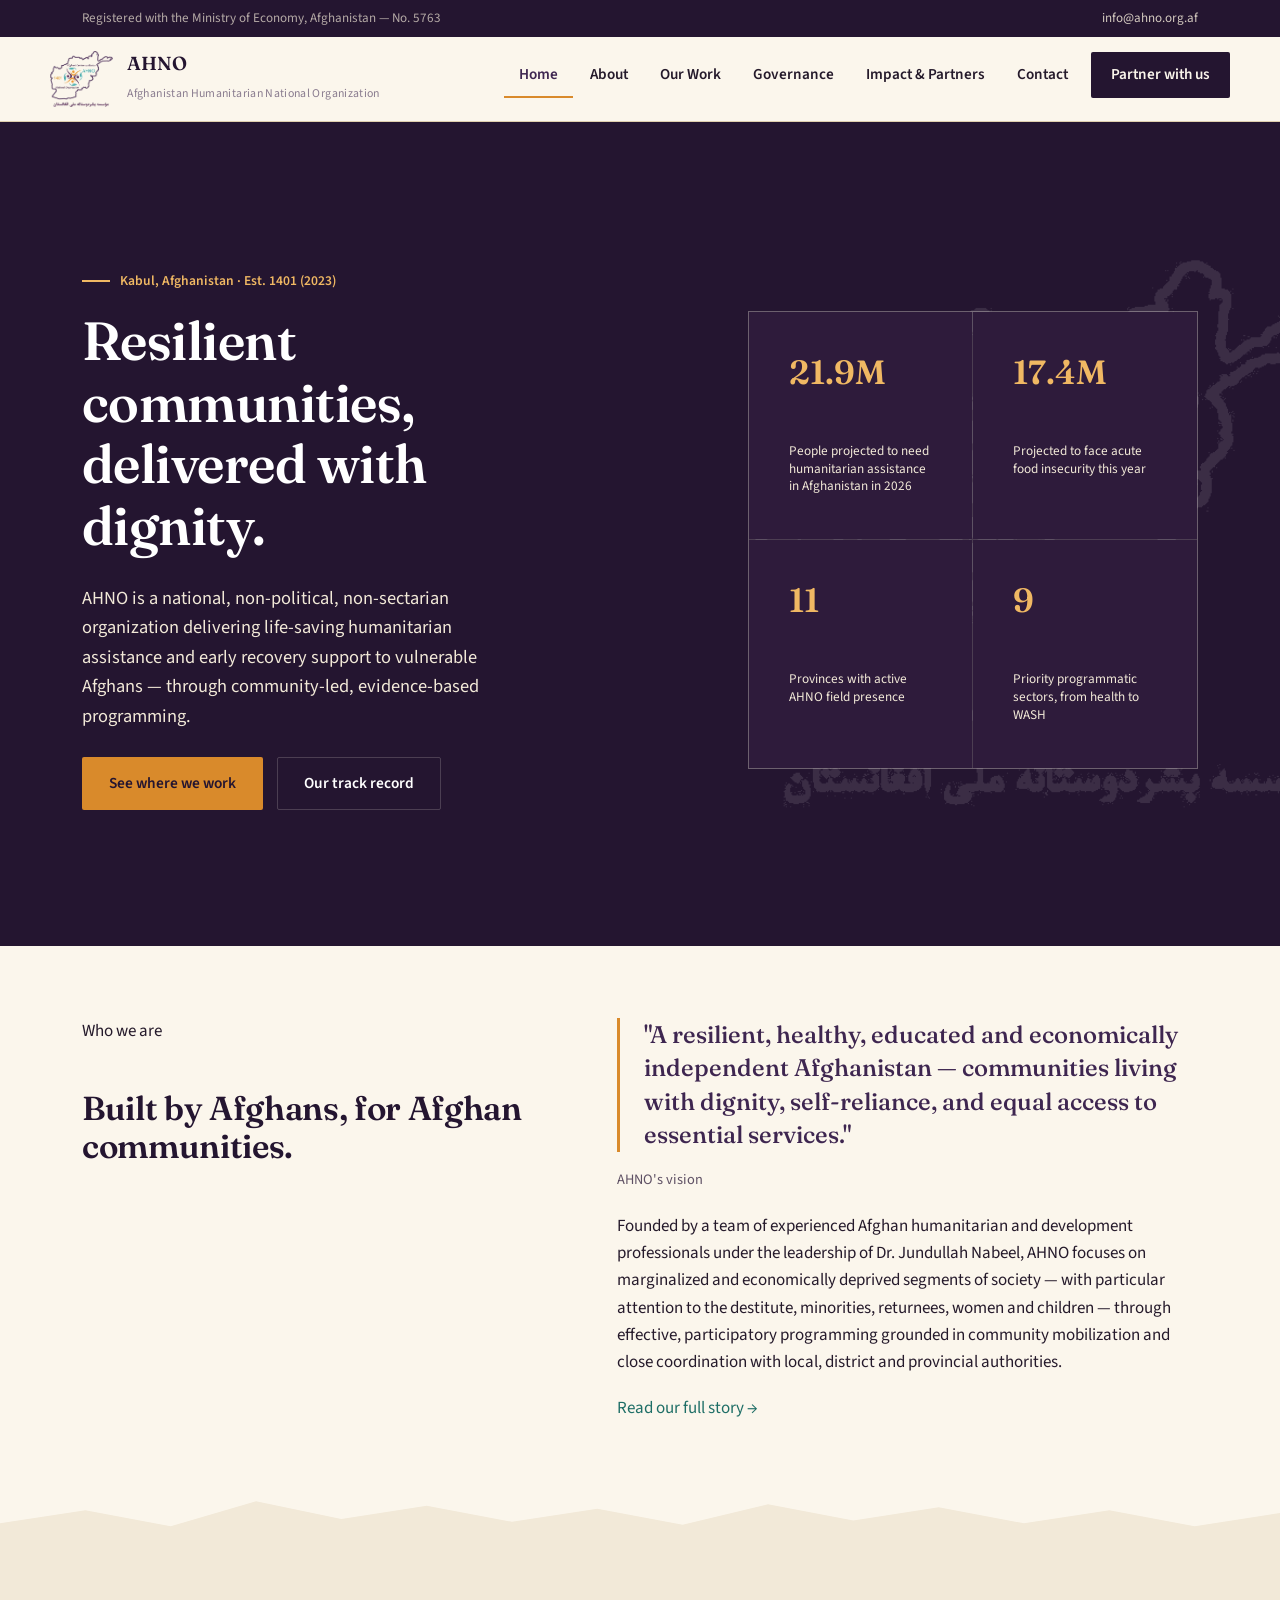
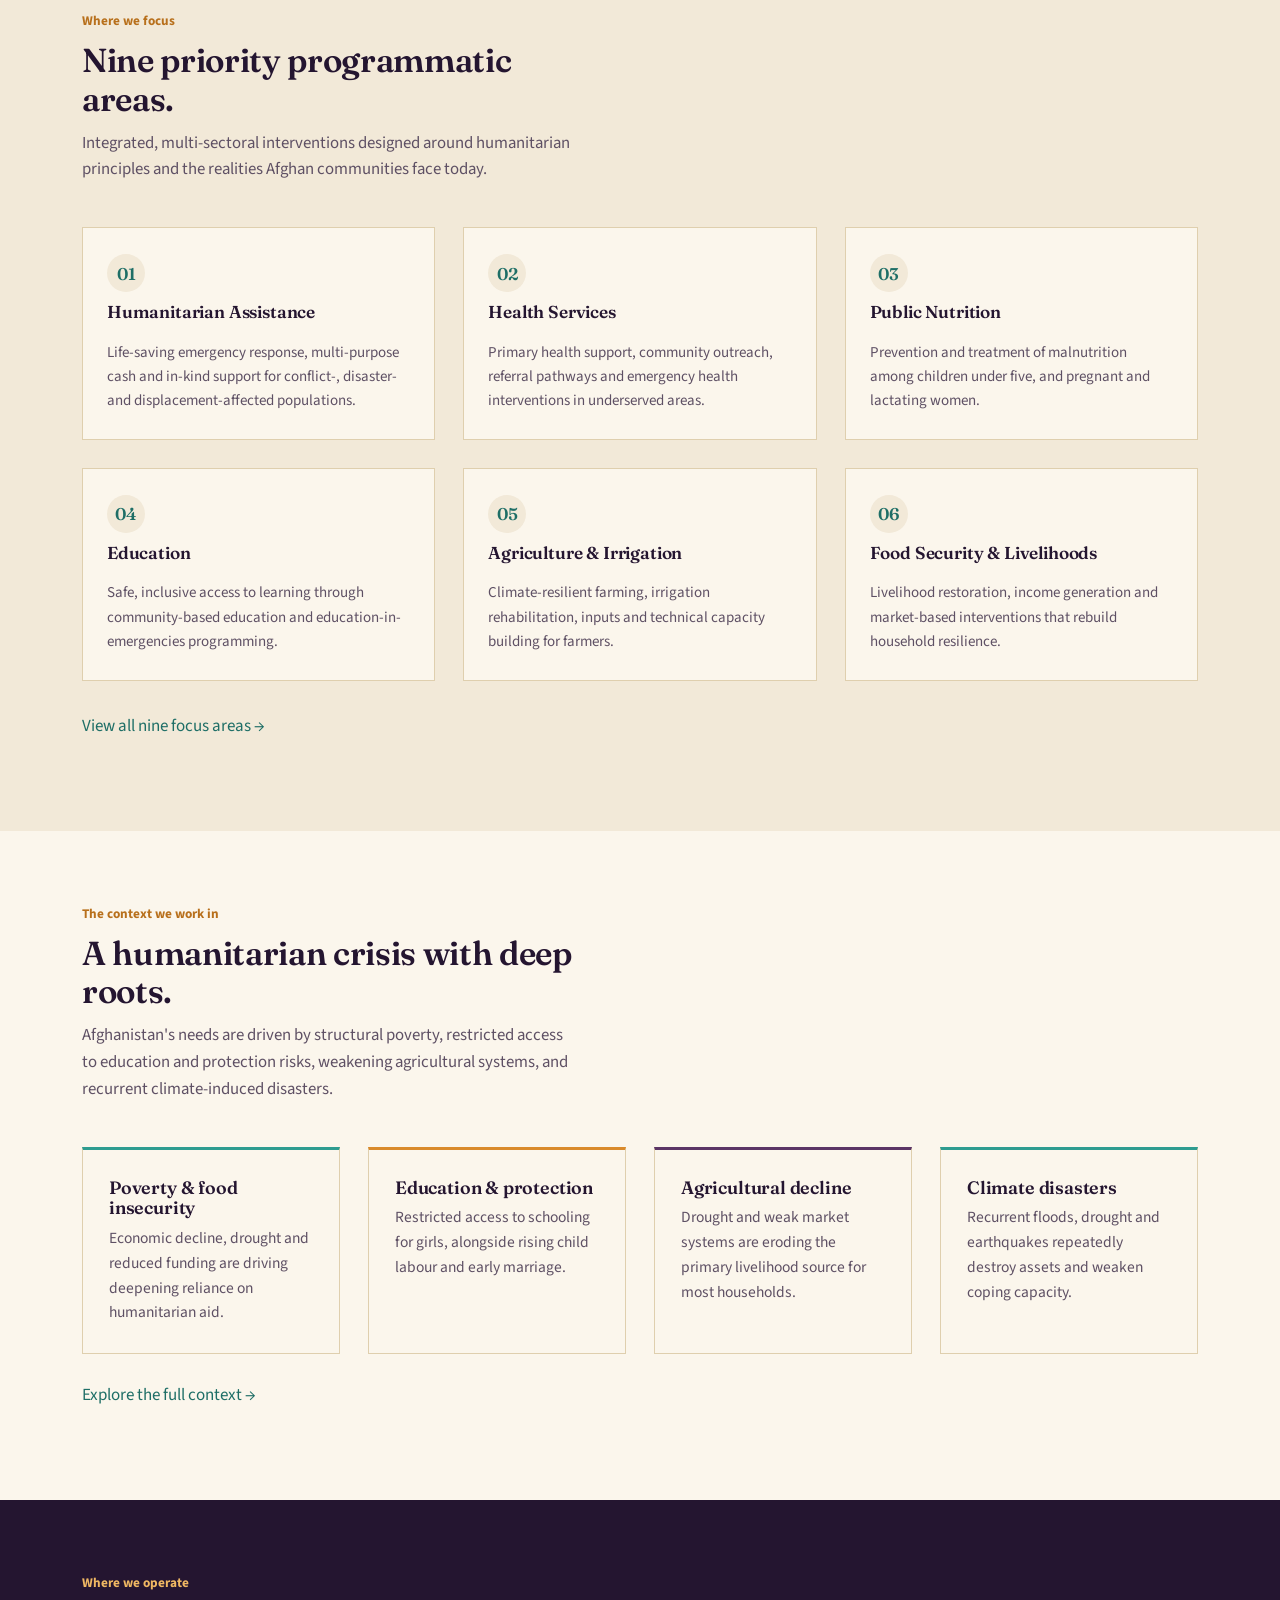
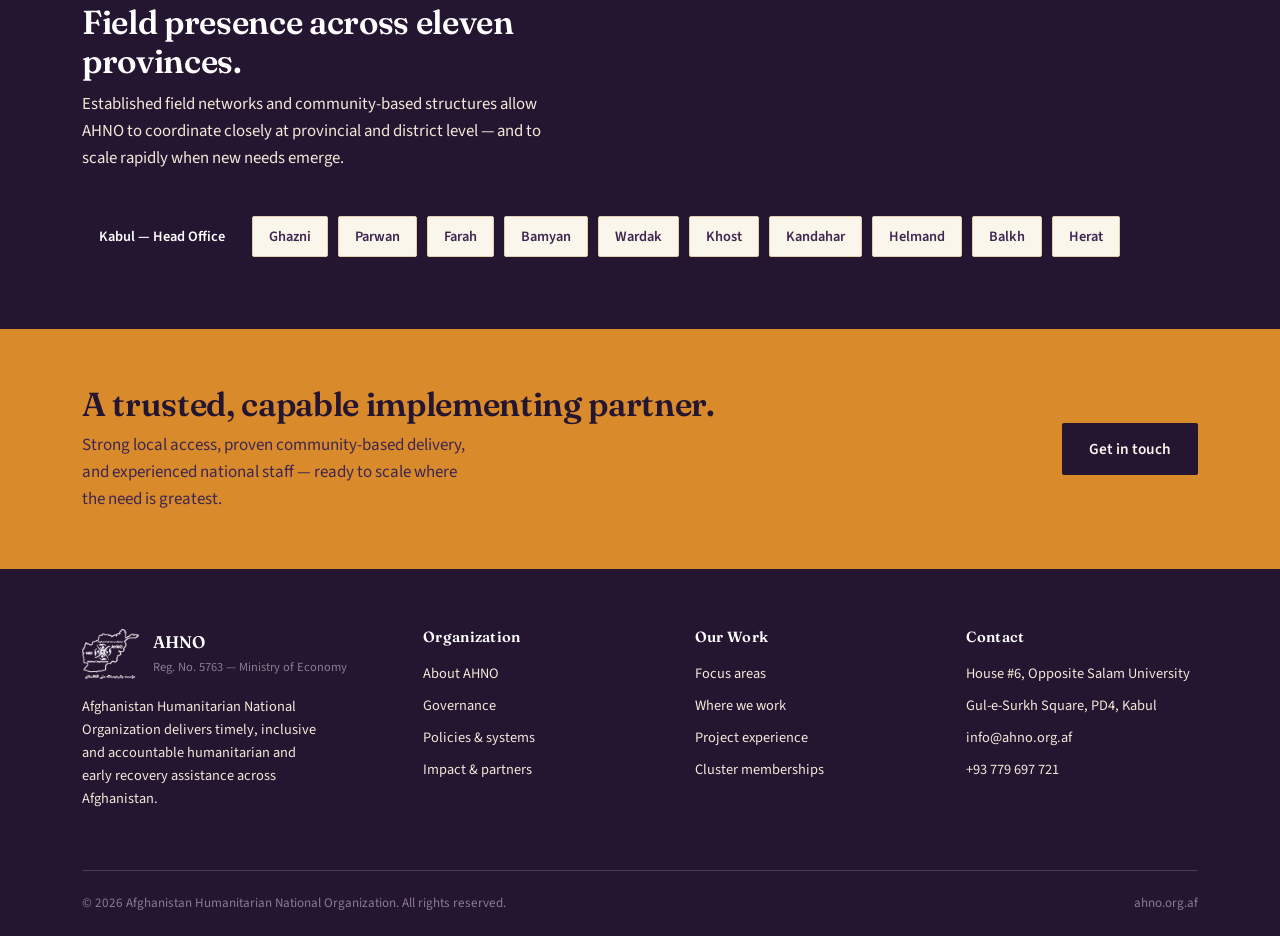
<file: index.html>
<!DOCTYPE html>
<html lang="en">
<head>
<meta charset="UTF-8">
<meta name="viewport" content="width=device-width, initial-scale=1.0">
<title>AHNO — Afghanistan Humanitarian National Organization</title>
<meta name="description" content="AHNO delivers timely, inclusive and accountable humanitarian and early recovery assistance to vulnerable populations across Afghanistan.">
<link rel="icon" href="img/logo.png">
<link rel="stylesheet" href="css/style.css">
</head>
<body>

<div class="strip">
  <div class="wrap">
    <span class="strip-reg">Registered with the Ministry of Economy, Afghanistan — No. 5763</span>
    <a href="mailto:info@ahno.org.af">info@ahno.org.af</a>
  </div>
</div>

<header class="site">
  <div class="wrap nav-row">
    <a class="brand" href="index.html">
      <img src="img/logo.png" alt="AHNO emblem">
      <span class="brand-text">
        <span class="name">AHNO</span><br>
        <span class="tag">Afghanistan Humanitarian National Organization</span>
      </span>
    </a>
    <button class="nav-toggle" aria-label="Toggle navigation" aria-expanded="false">☰</button>
    <nav class="primary">
      <ul>
        <li class="active"><a href="index.html">Home</a></li>
        <li><a href="about.html">About</a></li>
        <li><a href="programs.html">Our Work</a></li>
        <li><a href="governance.html">Governance</a></li>
        <li><a href="impact.html">Impact &amp; Partners</a></li>
        <li><a href="contact.html">Contact</a></li>
        <li><a class="nav-cta" href="contact.html">Partner with us</a></li>
      </ul>
    </nav>
  </div>
</header>

<section class="hero">
  <img class="hero-emblem" src="img/logo.png" alt="">
  <div class="wrap">
    <div>
      <span class="eyebrow-line">Kabul, Afghanistan · Est. 1401 (2023)</span>
      <h1>Resilient communities, delivered with dignity.</h1>
      <p class="lede">AHNO is a national, non-political, non-sectarian organization delivering life-saving humanitarian assistance and early recovery support to vulnerable Afghans — through community-led, evidence-based programming.</p>
      <div class="hero-actions">
        <a class="btn btn-primary" href="programs.html">See where we work</a>
        <a class="btn btn-ghost" href="impact.html">Our track record</a>
      </div>
    </div>
    <div class="hero-stats">
      <div>
        <div class="num">21.9M</div>
        <div class="label">People projected to need humanitarian assistance in Afghanistan in 2026</div>
      </div>
      <div>
        <div class="num">17.4M</div>
        <div class="label">Projected to face acute food insecurity this year</div>
      </div>
      <div>
        <div class="num">11</div>
        <div class="label">Provinces with active AHNO field presence</div>
      </div>
      <div>
        <div class="num">9</div>
        <div class="label">Priority programmatic sectors, from health to WASH</div>
      </div>
    </div>
  </div>
</section>

<section>
  <div class="wrap two-col">
    <div>
      <span class="section-head kicker" style="display:block;">Who we are</span>
      <h2>Built by Afghans, for Afghan communities.</h2>
    </div>
    <div>
      <p class="lead-quote">"A resilient, healthy, educated and economically independent Afghanistan — communities living with dignity, self-reliance, and equal access to essential services."</p>
      <p class="small" style="margin-top:16px;">AHNO's vision</p>
      <p style="margin-top:22px;">Founded by a team of experienced Afghan humanitarian and development professionals under the leadership of Dr. Jundullah Nabeel, AHNO focuses on marginalized and economically deprived segments of society — with particular attention to the destitute, minorities, returnees, women and children — through effective, participatory programming grounded in community mobilization and close coordination with local, district and provincial authorities.</p>
      <a href="about.html">Read our full story →</a>
    </div>
  </div>
</section>

<svg class="ridge alt" viewBox="0 0 1200 60" preserveAspectRatio="none"><path d="M0,40 L80,22 L160,44 L240,10 L320,34 L400,16 L480,38 L560,20 L640,42 L720,14 L800,36 L880,18 L960,40 L1040,22 L1120,44 L1200,26 L1200,60 L0,60 Z"></path></svg>

<section class="alt">
  <div class="wrap">
    <div class="section-head">
      <span class="kicker">Where we focus</span>
      <h2>Nine priority programmatic areas.</h2>
      <p>Integrated, multi-sectoral interventions designed around humanitarian principles and the realities Afghan communities face today.</p>
    </div>
    <div class="grid cols-3">
      <div class="focus-card">
        <div class="focus-icon">01</div>
        <h3>Humanitarian Assistance</h3>
        <p>Life-saving emergency response, multi-purpose cash and in-kind support for conflict-, disaster- and displacement-affected populations.</p>
      </div>
      <div class="focus-card">
        <div class="focus-icon">02</div>
        <h3>Health Services</h3>
        <p>Primary health support, community outreach, referral pathways and emergency health interventions in underserved areas.</p>
      </div>
      <div class="focus-card">
        <div class="focus-icon">03</div>
        <h3>Public Nutrition</h3>
        <p>Prevention and treatment of malnutrition among children under five, and pregnant and lactating women.</p>
      </div>
      <div class="focus-card">
        <div class="focus-icon">04</div>
        <h3>Education</h3>
        <p>Safe, inclusive access to learning through community-based education and education-in-emergencies programming.</p>
      </div>
      <div class="focus-card">
        <div class="focus-icon">05</div>
        <h3>Agriculture &amp; Irrigation</h3>
        <p>Climate-resilient farming, irrigation rehabilitation, inputs and technical capacity building for farmers.</p>
      </div>
      <div class="focus-card">
        <div class="focus-icon">06</div>
        <h3>Food Security &amp; Livelihoods</h3>
        <p>Livelihood restoration, income generation and market-based interventions that rebuild household resilience.</p>
      </div>
    </div>
    <p style="margin-top:32px;"><a href="programs.html">View all nine focus areas →</a></p>
  </div>
</section>

<section>
  <div class="wrap">
    <div class="section-head">
      <span class="kicker">The context we work in</span>
      <h2>A humanitarian crisis with deep roots.</h2>
      <p>Afghanistan's needs are driven by structural poverty, restricted access to education and protection risks, weakening agricultural systems, and recurrent climate-induced disasters.</p>
    </div>
    <div class="grid cols-4">
      <div class="value-card">
        <h3>Poverty &amp; food insecurity</h3>
        <p>Economic decline, drought and reduced funding are driving deepening reliance on humanitarian aid.</p>
      </div>
      <div class="value-card">
        <h3>Education &amp; protection</h3>
        <p>Restricted access to schooling for girls, alongside rising child labour and early marriage.</p>
      </div>
      <div class="value-card">
        <h3>Agricultural decline</h3>
        <p>Drought and weak market systems are eroding the primary livelihood source for most households.</p>
      </div>
      <div class="value-card">
        <h3>Climate disasters</h3>
        <p>Recurrent floods, drought and earthquakes repeatedly destroy assets and weaken coping capacity.</p>
      </div>
    </div>
    <p style="margin-top:28px;"><a href="about.html#context">Explore the full context →</a></p>
  </div>
</section>

<section class="dark">
  <div class="wrap">
    <div class="section-head">
      <span class="kicker">Where we operate</span>
      <h2>Field presence across eleven provinces.</h2>
      <p>Established field networks and community-based structures allow AHNO to coordinate closely at provincial and district level — and to scale rapidly when new needs emerge.</p>
    </div>
    <div class="chip-row">
      <span class="chip hq">Kabul — Head Office</span>
      <span class="chip">Ghazni</span>
      <span class="chip">Parwan</span>
      <span class="chip">Farah</span>
      <span class="chip">Bamyan</span>
      <span class="chip">Wardak</span>
      <span class="chip">Khost</span>
      <span class="chip">Kandahar</span>
      <span class="chip">Helmand</span>
      <span class="chip">Balkh</span>
      <span class="chip">Herat</span>
    </div>
  </div>
</section>

<section class="cta-banner">
  <div class="wrap">
    <div>
      <h2>A trusted, capable implementing partner.</h2>
      <p>Strong local access, proven community-based delivery, and experienced national staff — ready to scale where the need is greatest.</p>
    </div>
    <a class="btn btn-dark" href="contact.html">Get in touch</a>
  </div>
</section>

<footer class="site">
  <div class="wrap">
    <div class="footer-grid">
      <div>
        <div class="footer-brand">
          <img src="img/logo.png" alt="AHNO emblem">
          <div>
            <div class="name">AHNO</div>
            <div class="reg">Reg. No. 5763 — Ministry of Economy</div>
          </div>
        </div>
        <p class="footer-desc">Afghanistan Humanitarian National Organization delivers timely, inclusive and accountable humanitarian and early recovery assistance across Afghanistan.</p>
      </div>
      <div>
        <h4>Organization</h4>
        <ul>
          <li><a href="about.html">About AHNO</a></li>
          <li><a href="governance.html">Governance</a></li>
          <li><a href="governance.html#policies">Policies &amp; systems</a></li>
          <li><a href="impact.html">Impact &amp; partners</a></li>
        </ul>
      </div>
      <div>
        <h4>Our Work</h4>
        <ul>
          <li><a href="programs.html">Focus areas</a></li>
          <li><a href="programs.html#presence">Where we work</a></li>
          <li><a href="impact.html#projects">Project experience</a></li>
          <li><a href="impact.html#clusters">Cluster memberships</a></li>
        </ul>
      </div>
      <div>
        <h4>Contact</h4>
        <ul>
          <li>House #6, Opposite Salam University</li>
          <li>Gul-e-Surkh Square, PD4, Kabul</li>
          <li><a href="mailto:info@ahno.org.af">info@ahno.org.af</a></li>
          <li><a href="tel:+93779697721">+93 779 697 721</a></li>
        </ul>
      </div>
    </div>
    <div class="footer-bottom">
      <span>© 2026 Afghanistan Humanitarian National Organization. All rights reserved.</span>
      <span>ahno.org.af</span>
    </div>
  </div>
</footer>

<script src="js/main.js"></script>
</body>
</html>
</file>
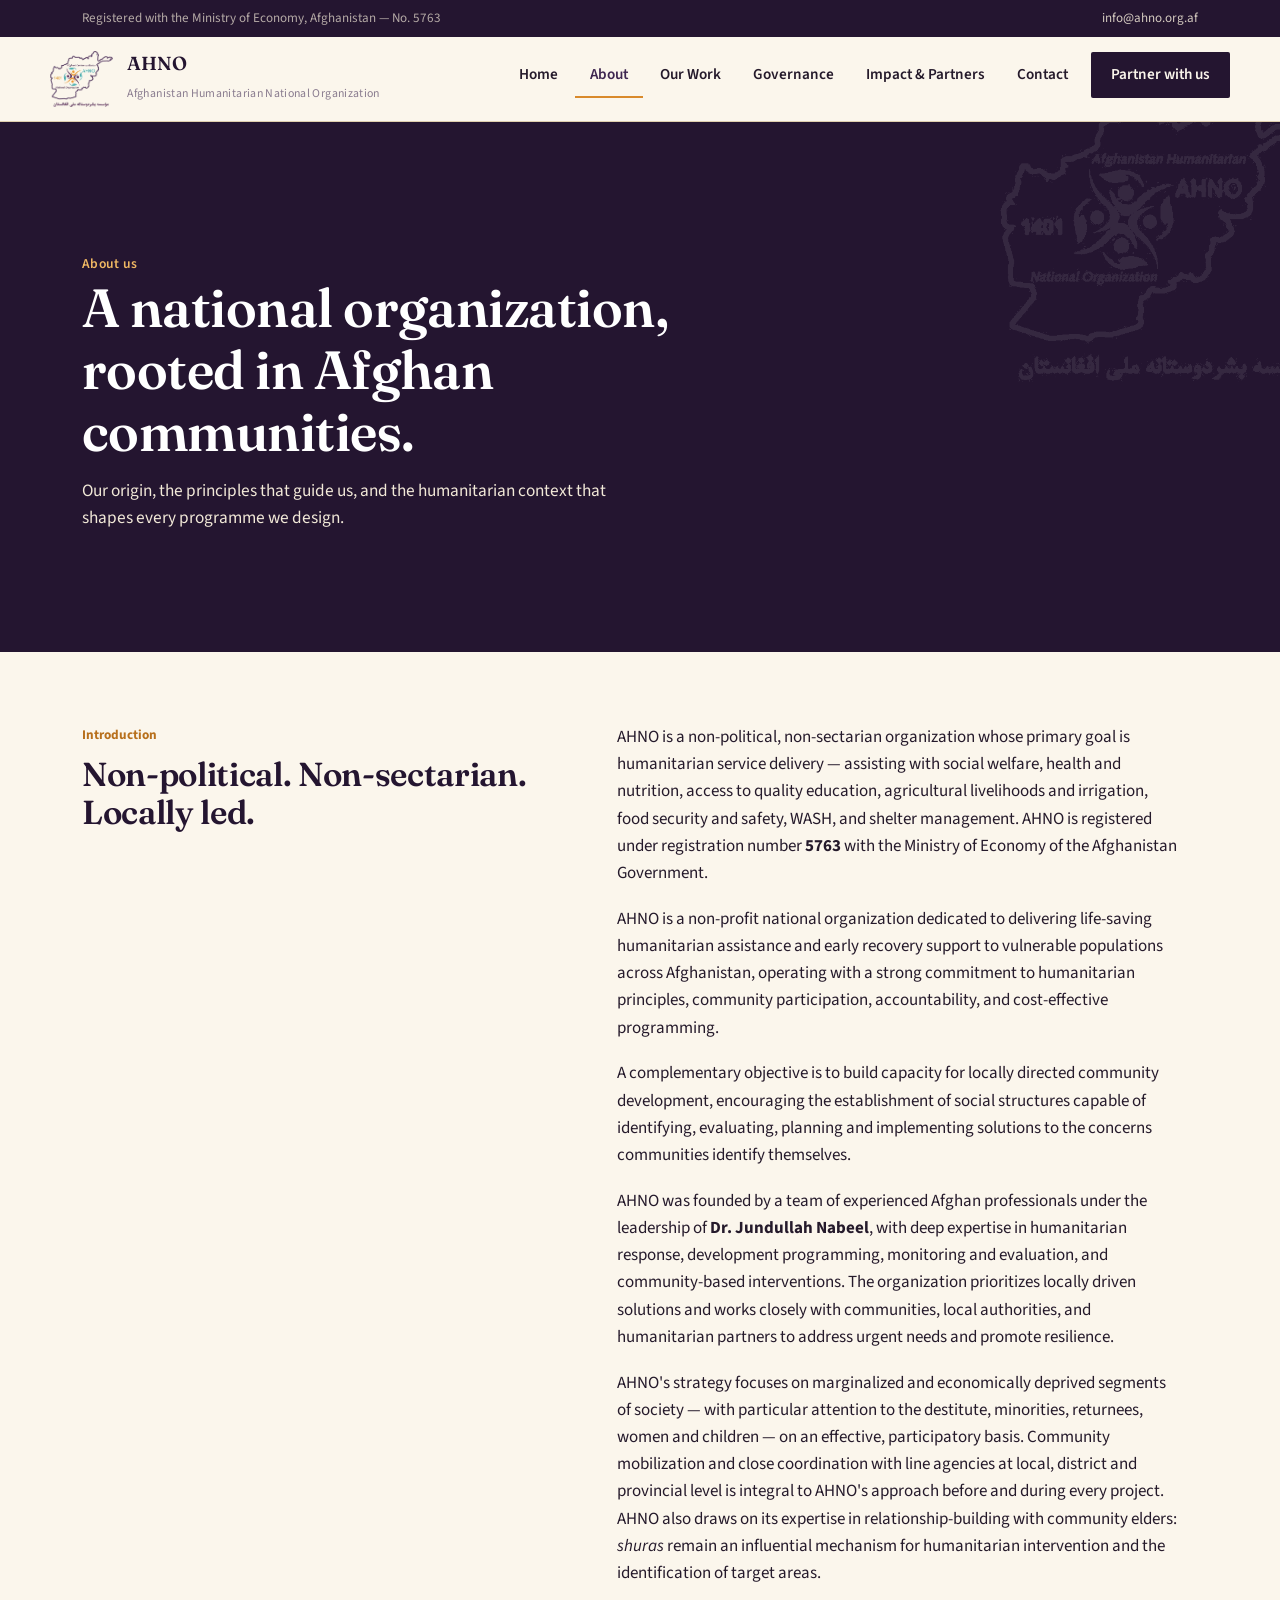
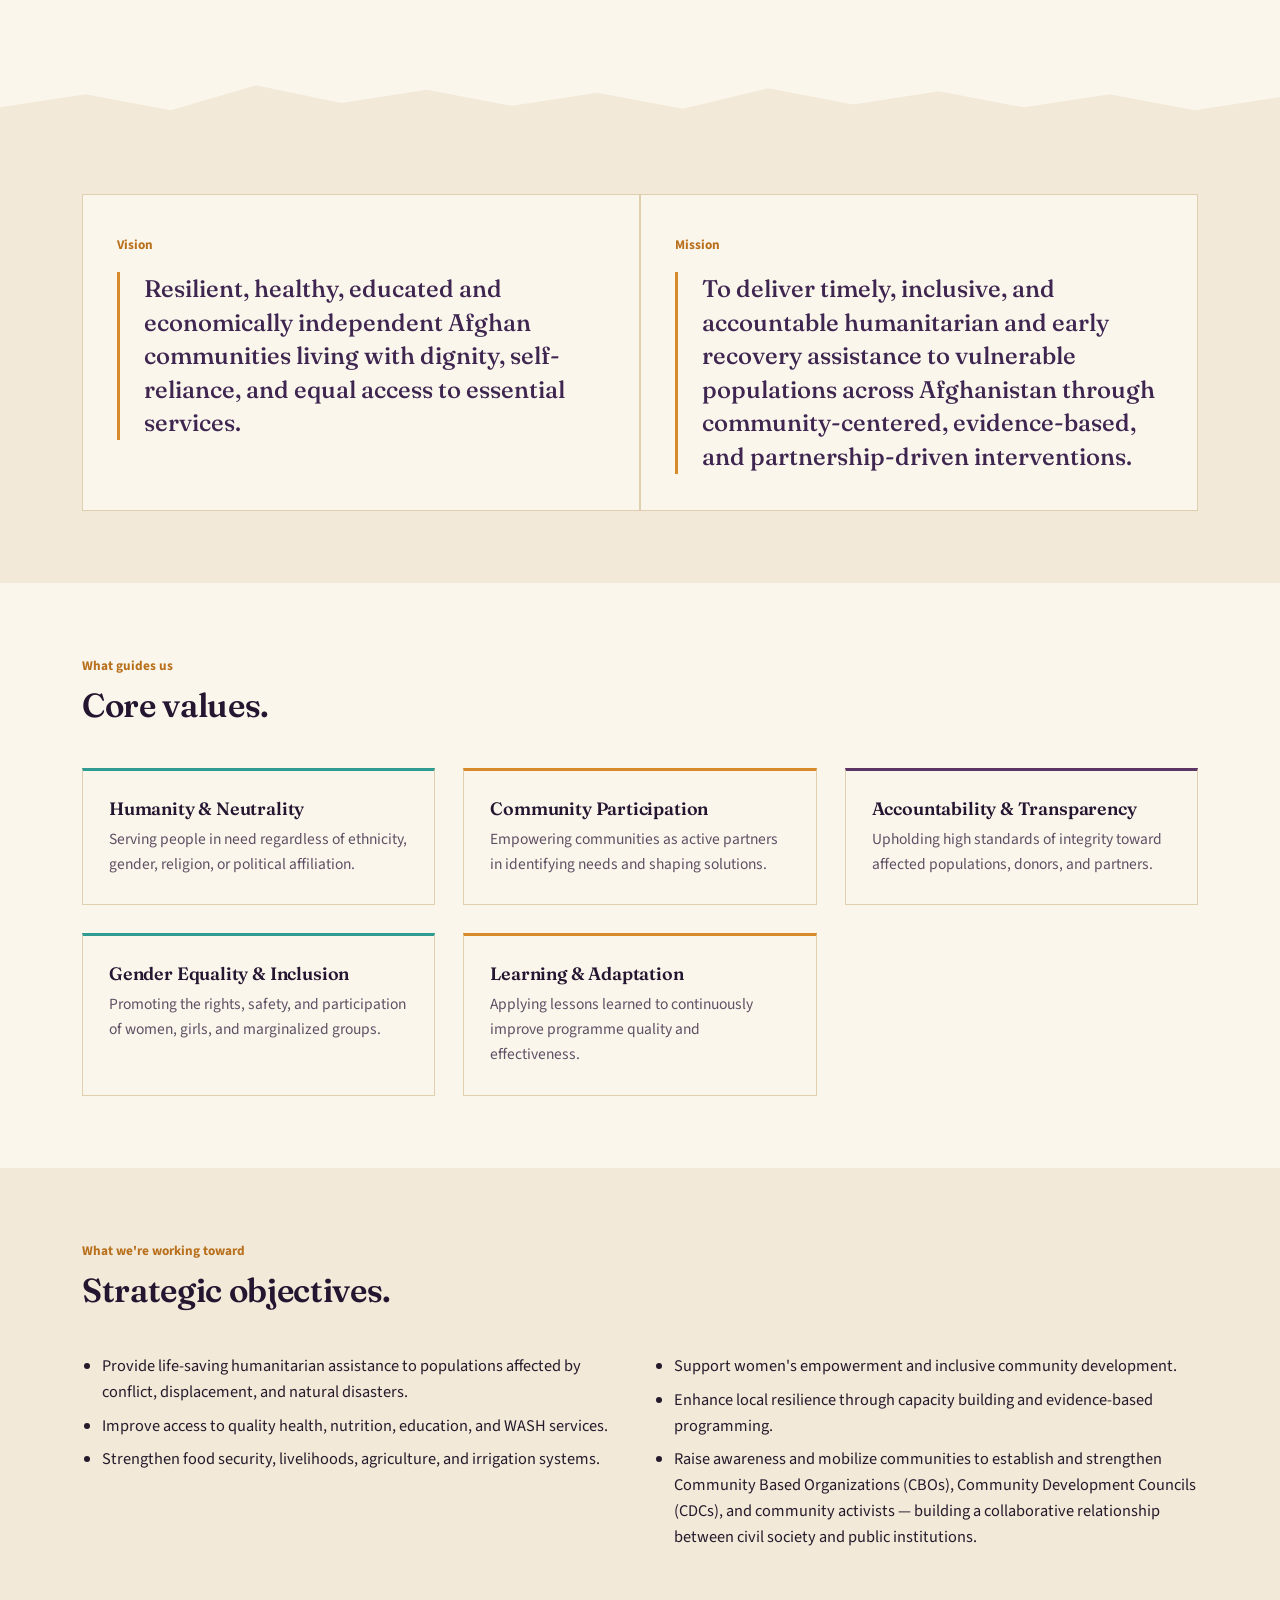
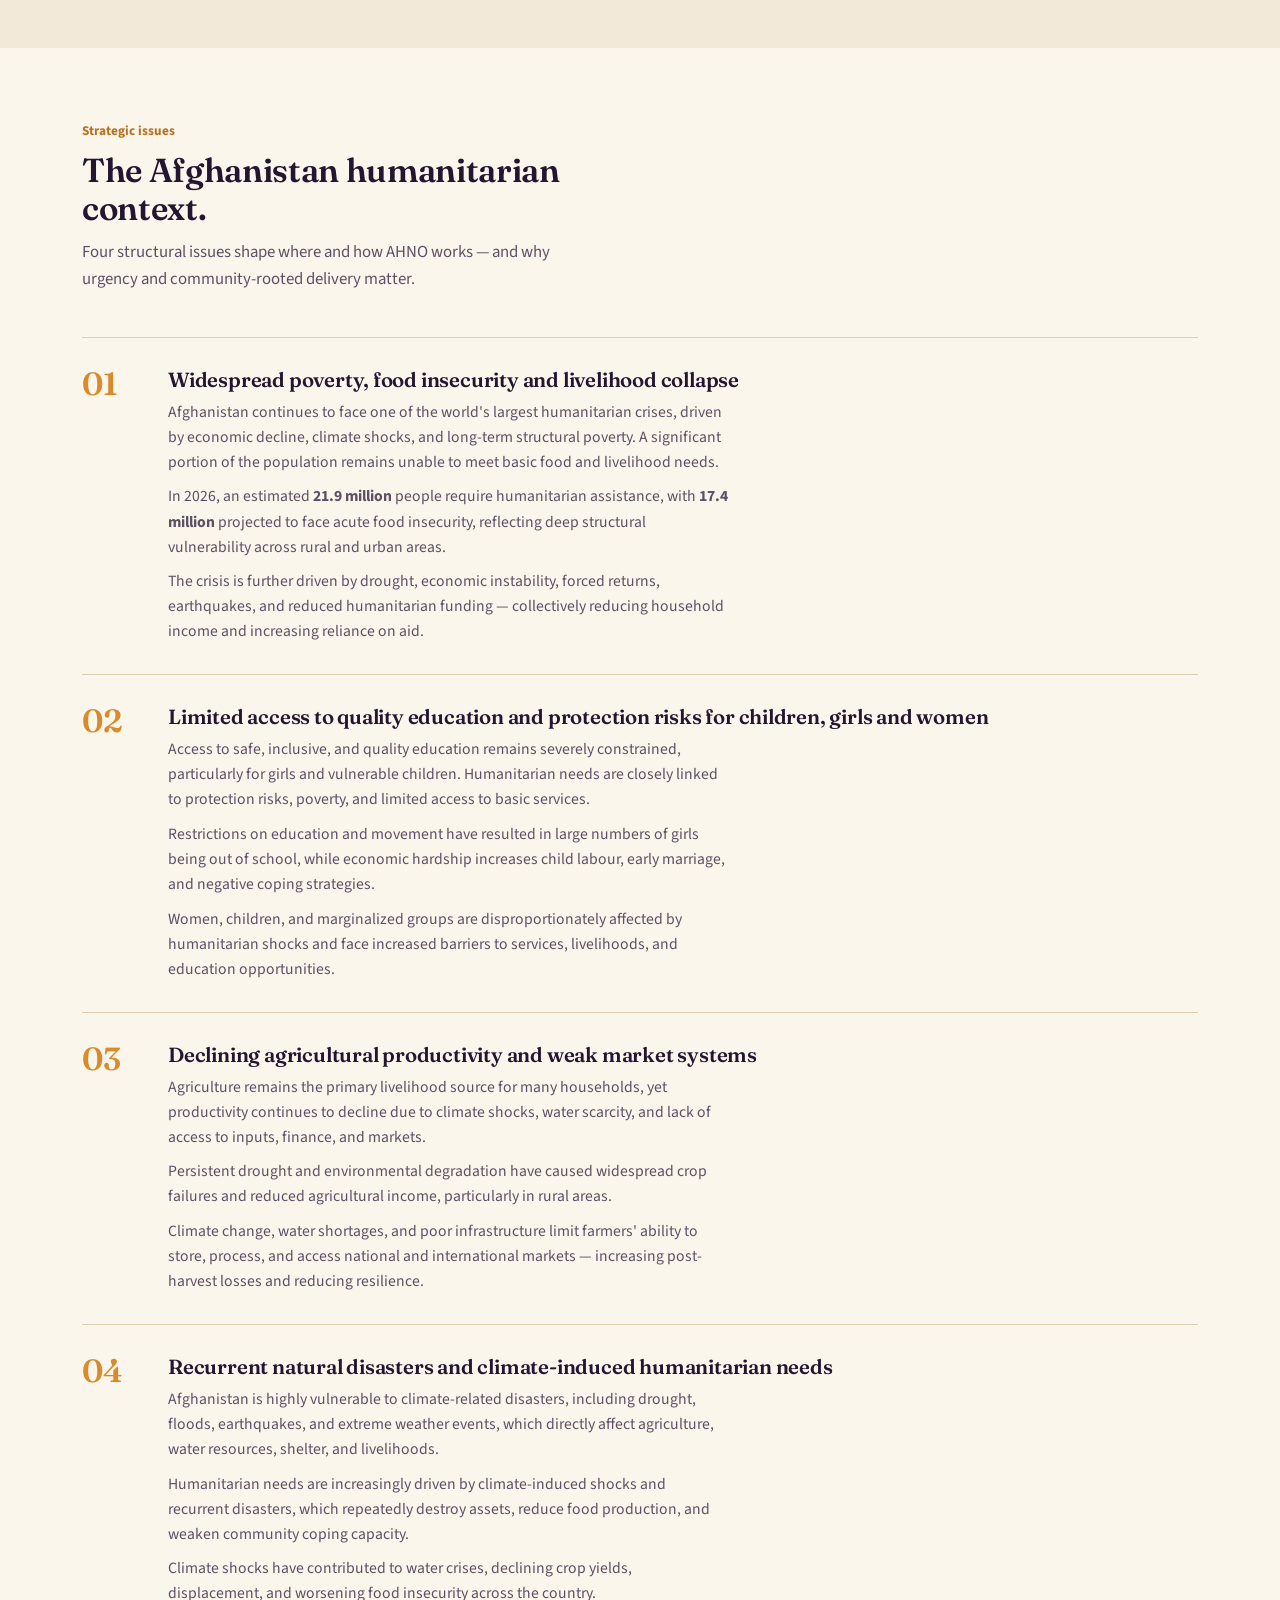
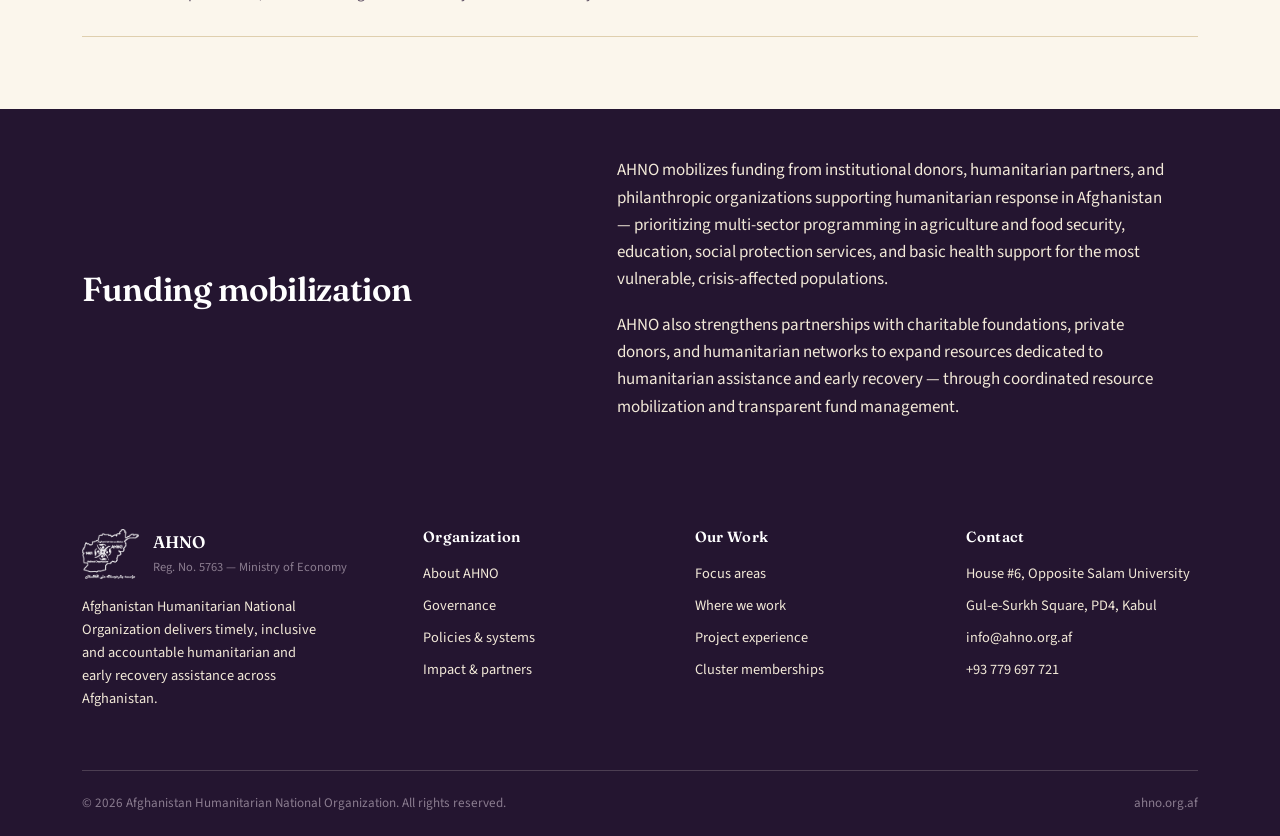
<file: about.html>
<!DOCTYPE html>
<html lang="en">
<head>
<meta charset="UTF-8">
<meta name="viewport" content="width=device-width, initial-scale=1.0">
<title>About AHNO — Afghanistan Humanitarian National Organization</title>
<meta name="description" content="AHNO's introduction, vision, mission, core values, strategic objectives and the humanitarian context in Afghanistan.">
<link rel="icon" href="img/logo.png">
<link rel="stylesheet" href="css/style.css">
</head>
<body>

<div class="strip">
  <div class="wrap">
    <span class="strip-reg">Registered with the Ministry of Economy, Afghanistan — No. 5763</span>
    <a href="mailto:info@ahno.org.af">info@ahno.org.af</a>
  </div>
</div>

<header class="site">
  <div class="wrap nav-row">
    <a class="brand" href="index.html">
      <img src="img/logo.png" alt="AHNO emblem">
      <span class="brand-text">
        <span class="name">AHNO</span><br>
        <span class="tag">Afghanistan Humanitarian National Organization</span>
      </span>
    </a>
    <button class="nav-toggle" aria-label="Toggle navigation" aria-expanded="false">☰</button>
    <nav class="primary">
      <ul>
        <li><a href="index.html">Home</a></li>
        <li class="active"><a href="about.html">About</a></li>
        <li><a href="programs.html">Our Work</a></li>
        <li><a href="governance.html">Governance</a></li>
        <li><a href="impact.html">Impact &amp; Partners</a></li>
        <li><a href="contact.html">Contact</a></li>
        <li><a class="nav-cta" href="contact.html">Partner with us</a></li>
      </ul>
    </nav>
  </div>
</header>

<section class="page-head">
  <img class="page-head-emblem" src="img/logo.png" alt="">
  <div class="wrap">
    <span class="kicker">About us</span>
    <h1>A national organization, rooted in Afghan communities.</h1>
    <p>Our origin, the principles that guide us, and the humanitarian context that shapes every programme we design.</p>
  </div>
</section>

<section>
  <div class="wrap two-col">
    <div>
      <span class="kicker eyebrow-inline" style="display:block; margin-bottom:10px;">Introduction</span>
      <h2>Non-political. Non-sectarian. Locally led.</h2>
    </div>
    <div>
      <p>AHNO is a non-political, non-sectarian organization whose primary goal is humanitarian service delivery — assisting with social welfare, health and nutrition, access to quality education, agricultural livelihoods and irrigation, food security and safety, WASH, and shelter management. AHNO is registered under registration number <strong>5763</strong> with the Ministry of Economy of the Afghanistan Government.</p>
      <p>AHNO is a non-profit national organization dedicated to delivering life-saving humanitarian assistance and early recovery support to vulnerable populations across Afghanistan, operating with a strong commitment to humanitarian principles, community participation, accountability, and cost-effective programming.</p>
      <p>A complementary objective is to build capacity for locally directed community development, encouraging the establishment of social structures capable of identifying, evaluating, planning and implementing solutions to the concerns communities identify themselves.</p>
      <p>AHNO was founded by a team of experienced Afghan professionals under the leadership of <strong>Dr. Jundullah Nabeel</strong>, with deep expertise in humanitarian response, development programming, monitoring and evaluation, and community-based interventions. The organization prioritizes locally driven solutions and works closely with communities, local authorities, and humanitarian partners to address urgent needs and promote resilience.</p>
      <p>AHNO's strategy focuses on marginalized and economically deprived segments of society — with particular attention to the destitute, minorities, returnees, women and children — on an effective, participatory basis. Community mobilization and close coordination with line agencies at local, district and provincial level is integral to AHNO's approach before and during every project. AHNO also draws on its expertise in relationship-building with community elders: <em>shuras</em> remain an influential mechanism for humanitarian intervention and the identification of target areas.</p>
    </div>
  </div>
</section>

<svg class="ridge alt" viewBox="0 0 1200 60" preserveAspectRatio="none"><path d="M0,40 L80,22 L160,44 L240,10 L320,34 L400,16 L480,38 L560,20 L640,42 L720,14 L800,36 L880,18 L960,40 L1040,22 L1120,44 L1200,26 L1200,60 L0,60 Z"></path></svg>

<section class="alt">
  <div class="wrap">
    <div class="grid cols-2" style="gap:2px; background:var(--line); border:1px solid var(--line);">
      <div style="background:var(--paper); padding:36px 34px;">
        <span class="kicker eyebrow-inline">Vision</span>
        <p class="lead-quote" style="margin-top:14px;">Resilient, healthy, educated and economically independent Afghan communities living with dignity, self-reliance, and equal access to essential services.</p>
      </div>
      <div style="background:var(--paper); padding:36px 34px;">
        <span class="kicker eyebrow-inline">Mission</span>
        <p class="lead-quote" style="margin-top:14px;">To deliver timely, inclusive, and accountable humanitarian and early recovery assistance to vulnerable populations across Afghanistan through community-centered, evidence-based, and partnership-driven interventions.</p>
      </div>
    </div>
  </div>
</section>

<section>
  <div class="wrap">
    <div class="section-head">
      <span class="kicker">What guides us</span>
      <h2>Core values.</h2>
    </div>
    <div class="grid cols-3">
      <div class="value-card">
        <h3>Humanity &amp; Neutrality</h3>
        <p>Serving people in need regardless of ethnicity, gender, religion, or political affiliation.</p>
      </div>
      <div class="value-card">
        <h3>Community Participation</h3>
        <p>Empowering communities as active partners in identifying needs and shaping solutions.</p>
      </div>
      <div class="value-card">
        <h3>Accountability &amp; Transparency</h3>
        <p>Upholding high standards of integrity toward affected populations, donors, and partners.</p>
      </div>
      <div class="value-card">
        <h3>Gender Equality &amp; Inclusion</h3>
        <p>Promoting the rights, safety, and participation of women, girls, and marginalized groups.</p>
      </div>
      <div class="value-card">
        <h3>Learning &amp; Adaptation</h3>
        <p>Applying lessons learned to continuously improve programme quality and effectiveness.</p>
      </div>
    </div>
  </div>
</section>

<section class="alt">
  <div class="wrap">
    <div class="section-head">
      <span class="kicker">What we're working toward</span>
      <h2>Strategic objectives.</h2>
    </div>
    <div class="grid cols-2">
      <ul style="font-size:1.02rem;">
        <li>Provide life-saving humanitarian assistance to populations affected by conflict, displacement, and natural disasters.</li>
        <li>Improve access to quality health, nutrition, education, and WASH services.</li>
        <li>Strengthen food security, livelihoods, agriculture, and irrigation systems.</li>
      </ul>
      <ul style="font-size:1.02rem;">
        <li>Support women's empowerment and inclusive community development.</li>
        <li>Enhance local resilience through capacity building and evidence-based programming.</li>
        <li>Raise awareness and mobilize communities to establish and strengthen Community Based Organizations (CBOs), Community Development Councils (CDCs), and community activists — building a collaborative relationship between civil society and public institutions.</li>
      </ul>
    </div>
  </div>
</section>

<section id="context">
  <div class="wrap">
    <div class="section-head">
      <span class="kicker">Strategic issues</span>
      <h2>The Afghanistan humanitarian context.</h2>
      <p>Four structural issues shape where and how AHNO works — and why urgency and community-rooted delivery matter.</p>
    </div>

    <div class="issue">
      <div class="num">01</div>
      <div>
        <h3>Widespread poverty, food insecurity and livelihood collapse</h3>
        <p>Afghanistan continues to face one of the world's largest humanitarian crises, driven by economic decline, climate shocks, and long-term structural poverty. A significant portion of the population remains unable to meet basic food and livelihood needs.</p>
        <p>In 2026, an estimated <strong>21.9 million</strong> people require humanitarian assistance, with <strong>17.4 million</strong> projected to face acute food insecurity, reflecting deep structural vulnerability across rural and urban areas.</p>
        <p>The crisis is further driven by drought, economic instability, forced returns, earthquakes, and reduced humanitarian funding — collectively reducing household income and increasing reliance on aid.</p>
      </div>
    </div>

    <div class="issue">
      <div class="num">02</div>
      <div>
        <h3>Limited access to quality education and protection risks for children, girls and women</h3>
        <p>Access to safe, inclusive, and quality education remains severely constrained, particularly for girls and vulnerable children. Humanitarian needs are closely linked to protection risks, poverty, and limited access to basic services.</p>
        <p>Restrictions on education and movement have resulted in large numbers of girls being out of school, while economic hardship increases child labour, early marriage, and negative coping strategies.</p>
        <p>Women, children, and marginalized groups are disproportionately affected by humanitarian shocks and face increased barriers to services, livelihoods, and education opportunities.</p>
      </div>
    </div>

    <div class="issue">
      <div class="num">03</div>
      <div>
        <h3>Declining agricultural productivity and weak market systems</h3>
        <p>Agriculture remains the primary livelihood source for many households, yet productivity continues to decline due to climate shocks, water scarcity, and lack of access to inputs, finance, and markets.</p>
        <p>Persistent drought and environmental degradation have caused widespread crop failures and reduced agricultural income, particularly in rural areas.</p>
        <p>Climate change, water shortages, and poor infrastructure limit farmers' ability to store, process, and access national and international markets — increasing post-harvest losses and reducing resilience.</p>
      </div>
    </div>

    <div class="issue">
      <div class="num">04</div>
      <div>
        <h3>Recurrent natural disasters and climate-induced humanitarian needs</h3>
        <p>Afghanistan is highly vulnerable to climate-related disasters, including drought, floods, earthquakes, and extreme weather events, which directly affect agriculture, water resources, shelter, and livelihoods.</p>
        <p>Humanitarian needs are increasingly driven by climate-induced shocks and recurrent disasters, which repeatedly destroy assets, reduce food production, and weaken community coping capacity.</p>
        <p>Climate shocks have contributed to water crises, declining crop yields, displacement, and worsening food insecurity across the country.</p>
      </div>
    </div>
  </div>
</section>

<section class="dark tight">
  <div class="wrap">
    <div class="two-col" style="align-items:center;">
      <h2 style="margin-bottom:0;">Funding mobilization</h2>
      <div>
        <p>AHNO mobilizes funding from institutional donors, humanitarian partners, and philanthropic organizations supporting humanitarian response in Afghanistan — prioritizing multi-sector programming in agriculture and food security, education, social protection services, and basic health support for the most vulnerable, crisis-affected populations.</p>
        <p style="margin-bottom:0;">AHNO also strengthens partnerships with charitable foundations, private donors, and humanitarian networks to expand resources dedicated to humanitarian assistance and early recovery — through coordinated resource mobilization and transparent fund management.</p>
      </div>
    </div>
  </div>
</section>

<footer class="site">
  <div class="wrap">
    <div class="footer-grid">
      <div>
        <div class="footer-brand">
          <img src="img/logo.png" alt="AHNO emblem">
          <div>
            <div class="name">AHNO</div>
            <div class="reg">Reg. No. 5763 — Ministry of Economy</div>
          </div>
        </div>
        <p class="footer-desc">Afghanistan Humanitarian National Organization delivers timely, inclusive and accountable humanitarian and early recovery assistance across Afghanistan.</p>
      </div>
      <div>
        <h4>Organization</h4>
        <ul>
          <li><a href="about.html">About AHNO</a></li>
          <li><a href="governance.html">Governance</a></li>
          <li><a href="governance.html#policies">Policies &amp; systems</a></li>
          <li><a href="impact.html">Impact &amp; partners</a></li>
        </ul>
      </div>
      <div>
        <h4>Our Work</h4>
        <ul>
          <li><a href="programs.html">Focus areas</a></li>
          <li><a href="programs.html#presence">Where we work</a></li>
          <li><a href="impact.html#projects">Project experience</a></li>
          <li><a href="impact.html#clusters">Cluster memberships</a></li>
        </ul>
      </div>
      <div>
        <h4>Contact</h4>
        <ul>
          <li>House #6, Opposite Salam University</li>
          <li>Gul-e-Surkh Square, PD4, Kabul</li>
          <li><a href="mailto:info@ahno.org.af">info@ahno.org.af</a></li>
          <li><a href="tel:+93779697721">+93 779 697 721</a></li>
        </ul>
      </div>
    </div>
    <div class="footer-bottom">
      <span>© 2026 Afghanistan Humanitarian National Organization. All rights reserved.</span>
      <span>ahno.org.af</span>
    </div>
  </div>
</footer>

<script src="js/main.js"></script>
</body>
</html>
</file>
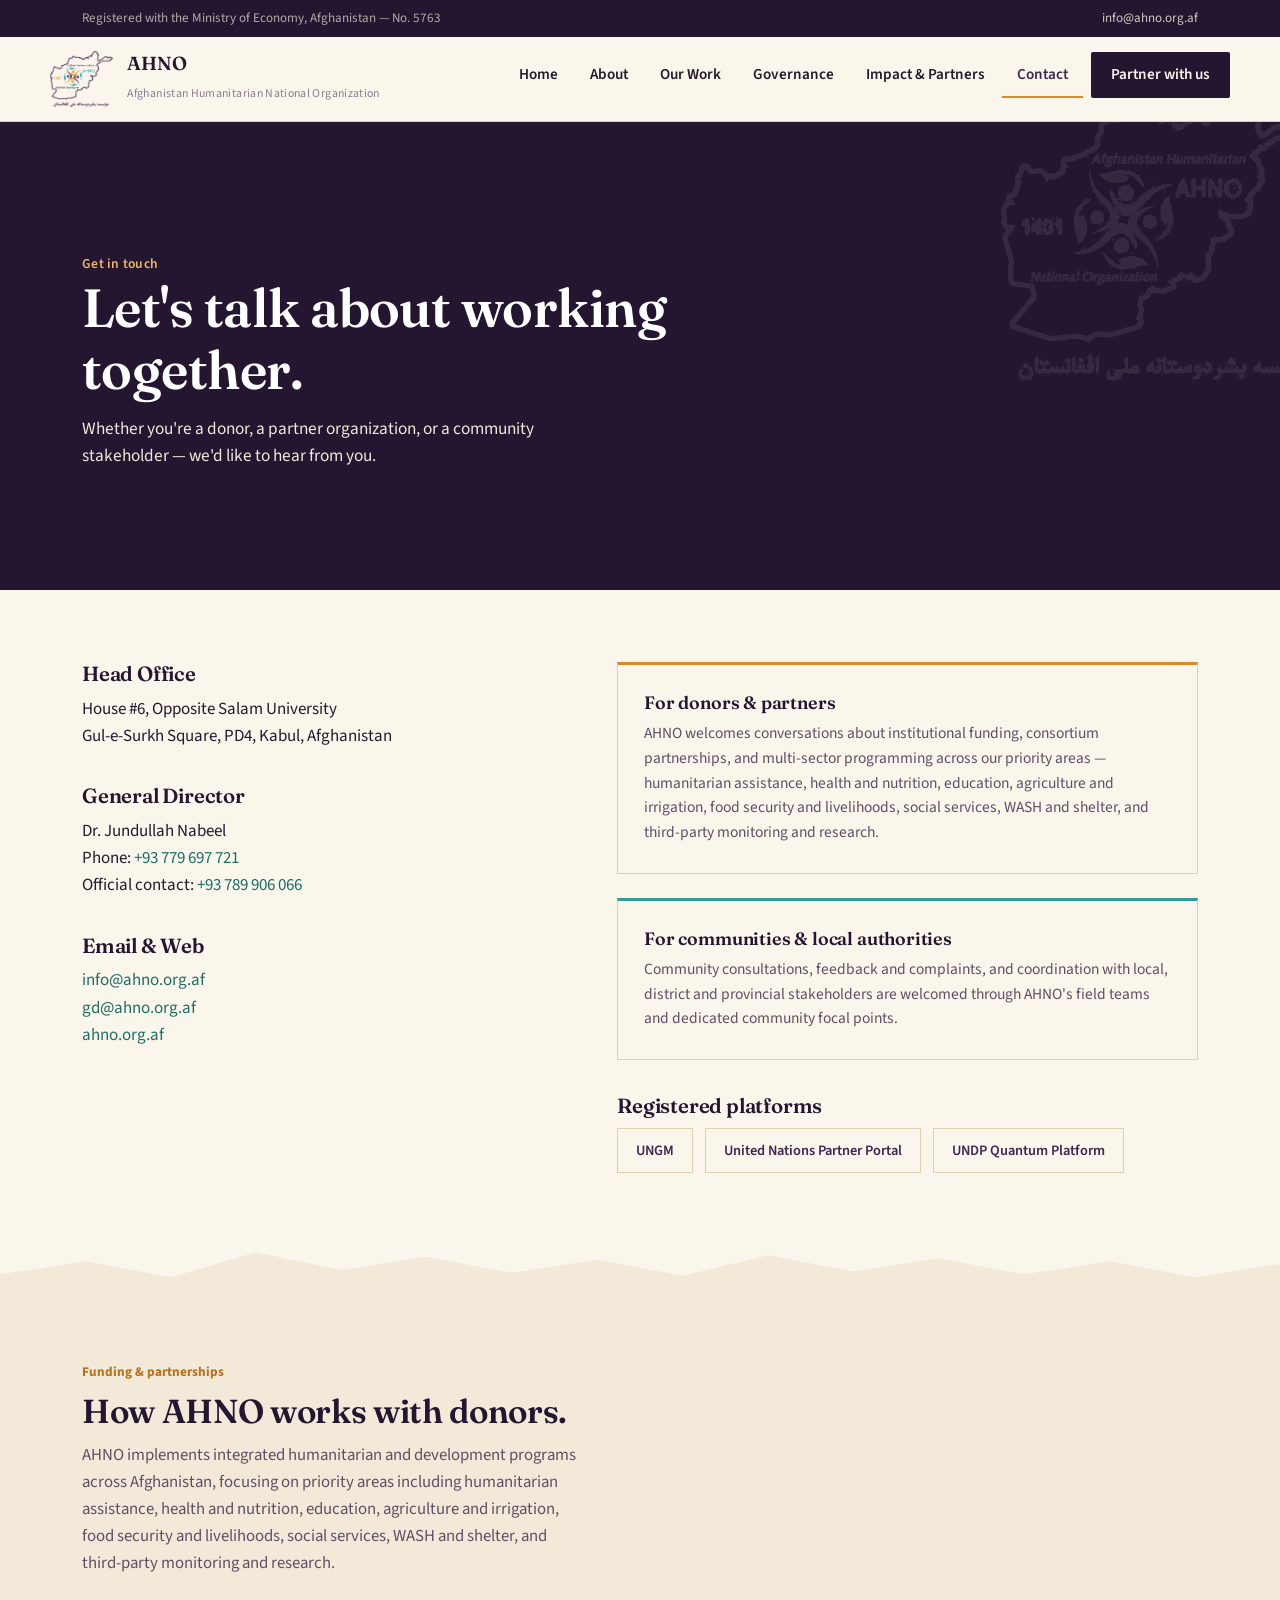
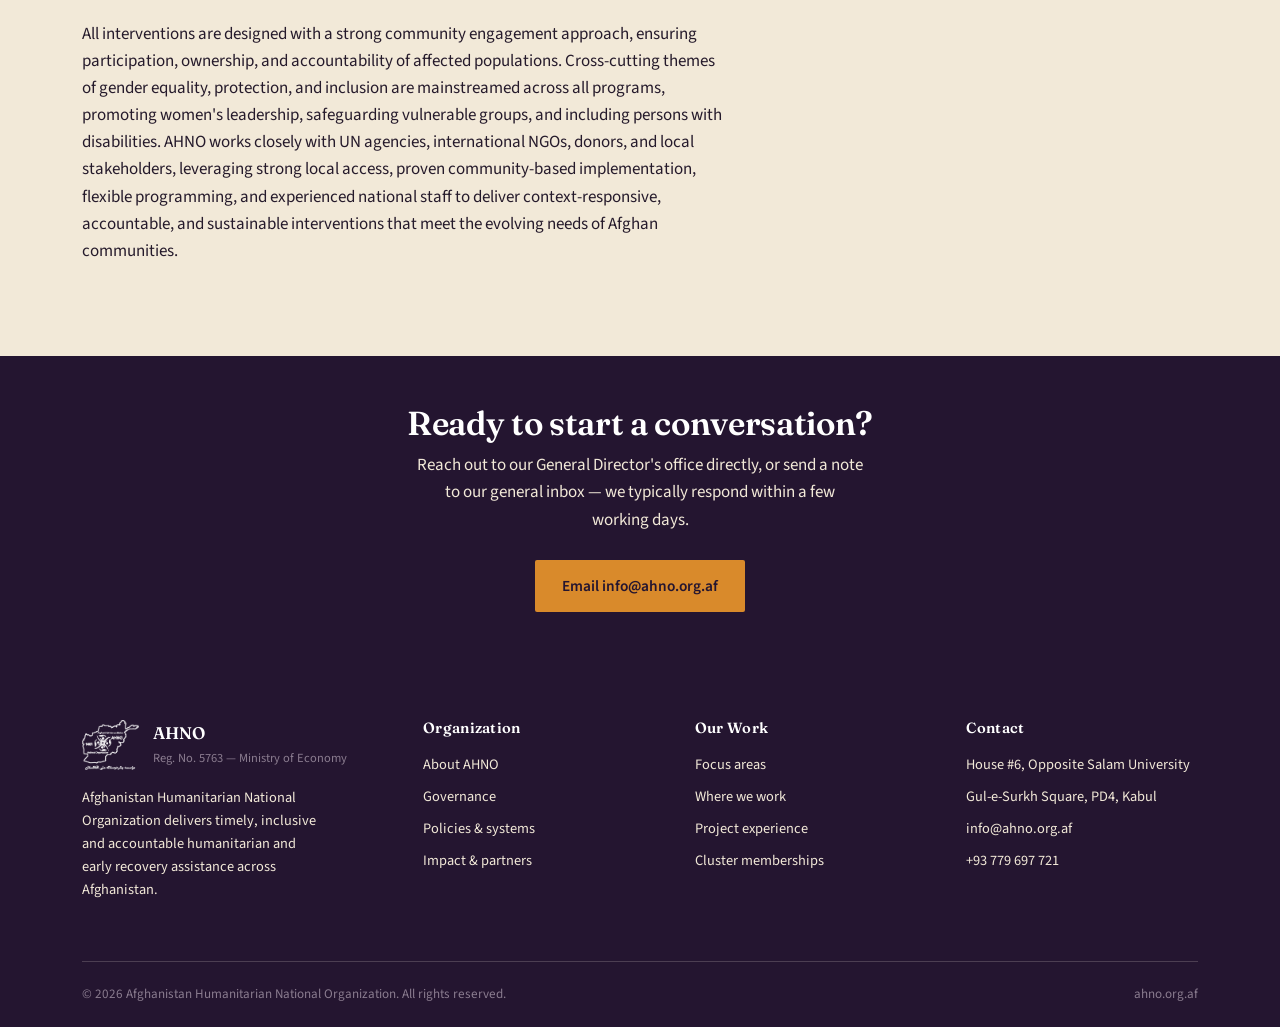
<file: contact.html>
<!DOCTYPE html>
<html lang="en">
<head>
<meta charset="UTF-8">
<meta name="viewport" content="width=device-width, initial-scale=1.0">
<title>Contact — AHNO</title>
<meta name="description" content="Contact the Afghanistan Humanitarian National Organization (AHNO) head office in Kabul.">
<link rel="icon" href="img/logo.png">
<link rel="stylesheet" href="css/style.css">
</head>
<body>

<div class="strip">
  <div class="wrap">
    <span class="strip-reg">Registered with the Ministry of Economy, Afghanistan — No. 5763</span>
    <a href="mailto:info@ahno.org.af">info@ahno.org.af</a>
  </div>
</div>

<header class="site">
  <div class="wrap nav-row">
    <a class="brand" href="index.html">
      <img src="img/logo.png" alt="AHNO emblem">
      <span class="brand-text">
        <span class="name">AHNO</span><br>
        <span class="tag">Afghanistan Humanitarian National Organization</span>
      </span>
    </a>
    <button class="nav-toggle" aria-label="Toggle navigation" aria-expanded="false">☰</button>
    <nav class="primary">
      <ul>
        <li><a href="index.html">Home</a></li>
        <li><a href="about.html">About</a></li>
        <li><a href="programs.html">Our Work</a></li>
        <li><a href="governance.html">Governance</a></li>
        <li><a href="impact.html">Impact &amp; Partners</a></li>
        <li class="active"><a href="contact.html">Contact</a></li>
        <li><a class="nav-cta" href="contact.html">Partner with us</a></li>
      </ul>
    </nav>
  </div>
</header>

<section class="page-head">
  <img class="page-head-emblem" src="img/logo.png" alt="">
  <div class="wrap">
    <span class="kicker">Get in touch</span>
    <h1>Let's talk about working together.</h1>
    <p>Whether you're a donor, a partner organization, or a community stakeholder — we'd like to hear from you.</p>
  </div>
</section>

<section>
  <div class="wrap two-col">
    <div>
      <h3>Head Office</h3>
      <p>House #6, Opposite Salam University<br>
      Gul-e-Surkh Square, PD4, Kabul, Afghanistan</p>

      <h3 style="margin-top:34px;">General Director</h3>
      <p>Dr. Jundullah Nabeel<br>
      Phone: <a href="tel:+93779697721">+93 779 697 721</a><br>
      Official contact: <a href="tel:+93789906066">+93 789 906 066</a></p>

      <h3 style="margin-top:34px;">Email &amp; Web</h3>
      <p>
        <a href="mailto:info@ahno.org.af">info@ahno.org.af</a><br>
        <a href="mailto:gd@ahno.org.af">gd@ahno.org.af</a><br>
        <a href="https://ahno.org.af" target="_blank" rel="noopener">ahno.org.af</a>
      </p>
    </div>

    <div>
      <div class="value-card" style="border-top-color:var(--amber-500); margin-bottom:24px;">
        <h3>For donors &amp; partners</h3>
        <p>AHNO welcomes conversations about institutional funding, consortium partnerships, and multi-sector programming across our priority areas — humanitarian assistance, health and nutrition, education, agriculture and irrigation, food security and livelihoods, social services, WASH and shelter, and third-party monitoring and research.</p>
      </div>
      <div class="value-card" style="border-top-color:var(--teal-500);">
        <h3>For communities &amp; local authorities</h3>
        <p>Community consultations, feedback and complaints, and coordination with local, district and provincial stakeholders are welcomed through AHNO's field teams and dedicated community focal points.</p>
      </div>

      <h3 style="margin-top:34px;">Registered platforms</h3>
      <div class="badge-grid">
        <span class="badge">UNGM</span>
        <span class="badge">United Nations Partner Portal</span>
        <span class="badge">UNDP Quantum Platform</span>
      </div>
    </div>
  </div>
</section>

<svg class="ridge alt" viewBox="0 0 1200 60" preserveAspectRatio="none"><path d="M0,40 L80,22 L160,44 L240,10 L320,34 L400,16 L480,38 L560,20 L640,42 L720,14 L800,36 L880,18 L960,40 L1040,22 L1120,44 L1200,26 L1200,60 L0,60 Z"></path></svg>

<section class="alt">
  <div class="wrap">
    <div class="section-head">
      <span class="kicker">Funding &amp; partnerships</span>
      <h2>How AHNO works with donors.</h2>
      <p>AHNO implements integrated humanitarian and development programs across Afghanistan, focusing on priority areas including humanitarian assistance, health and nutrition, education, agriculture and irrigation, food security and livelihoods, social services, WASH and shelter, and third-party monitoring and research.</p>
    </div>
    <p style="max-width:80ch;">All interventions are designed with a strong community engagement approach, ensuring participation, ownership, and accountability of affected populations. Cross-cutting themes of gender equality, protection, and inclusion are mainstreamed across all programs, promoting women's leadership, safeguarding vulnerable groups, and including persons with disabilities. AHNO works closely with UN agencies, international NGOs, donors, and local stakeholders, leveraging strong local access, proven community-based implementation, flexible programming, and experienced national staff to deliver context-responsive, accountable, and sustainable interventions that meet the evolving needs of Afghan communities.</p>
  </div>
</section>

<section class="dark tight">
  <div class="wrap center">
    <h2 style="margin-bottom:10px;">Ready to start a conversation?</h2>
    <p style="margin:0 auto 26px; max-width:56ch;">Reach out to our General Director's office directly, or send a note to our general inbox — we typically respond within a few working days.</p>
    <a class="btn btn-primary" href="mailto:info@ahno.org.af">Email info@ahno.org.af</a>
  </div>
</section>

<footer class="site">
  <div class="wrap">
    <div class="footer-grid">
      <div>
        <div class="footer-brand">
          <img src="img/logo.png" alt="AHNO emblem">
          <div>
            <div class="name">AHNO</div>
            <div class="reg">Reg. No. 5763 — Ministry of Economy</div>
          </div>
        </div>
        <p class="footer-desc">Afghanistan Humanitarian National Organization delivers timely, inclusive and accountable humanitarian and early recovery assistance across Afghanistan.</p>
      </div>
      <div>
        <h4>Organization</h4>
        <ul>
          <li><a href="about.html">About AHNO</a></li>
          <li><a href="governance.html">Governance</a></li>
          <li><a href="governance.html#policies">Policies &amp; systems</a></li>
          <li><a href="impact.html">Impact &amp; partners</a></li>
        </ul>
      </div>
      <div>
        <h4>Our Work</h4>
        <ul>
          <li><a href="programs.html">Focus areas</a></li>
          <li><a href="programs.html#presence">Where we work</a></li>
          <li><a href="impact.html#projects">Project experience</a></li>
          <li><a href="impact.html#clusters">Cluster memberships</a></li>
        </ul>
      </div>
      <div>
        <h4>Contact</h4>
        <ul>
          <li>House #6, Opposite Salam University</li>
          <li>Gul-e-Surkh Square, PD4, Kabul</li>
          <li><a href="mailto:info@ahno.org.af">info@ahno.org.af</a></li>
          <li><a href="tel:+93779697721">+93 779 697 721</a></li>
        </ul>
      </div>
    </div>
    <div class="footer-bottom">
      <span>© 2026 Afghanistan Humanitarian National Organization. All rights reserved.</span>
      <span>ahno.org.af</span>
    </div>
  </div>
</footer>

<script src="js/main.js"></script>
</body>
</html>
</file>
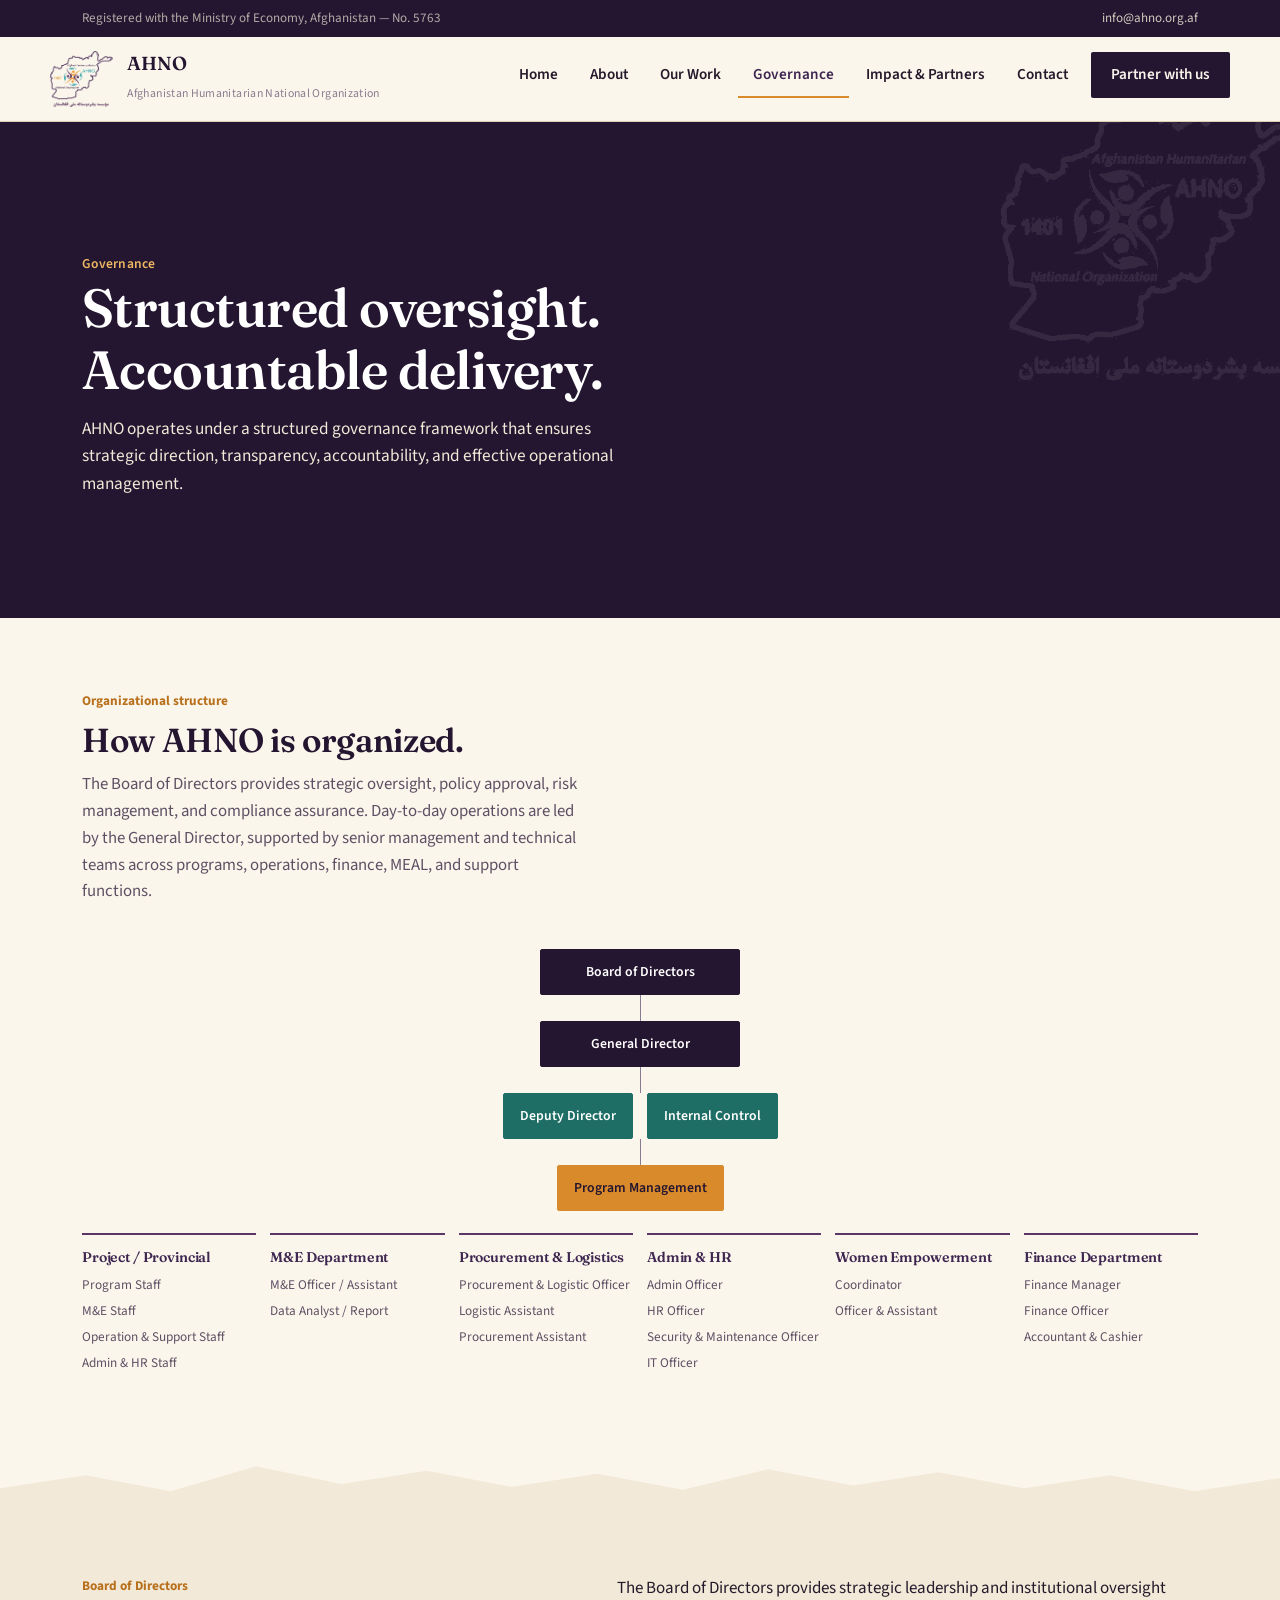
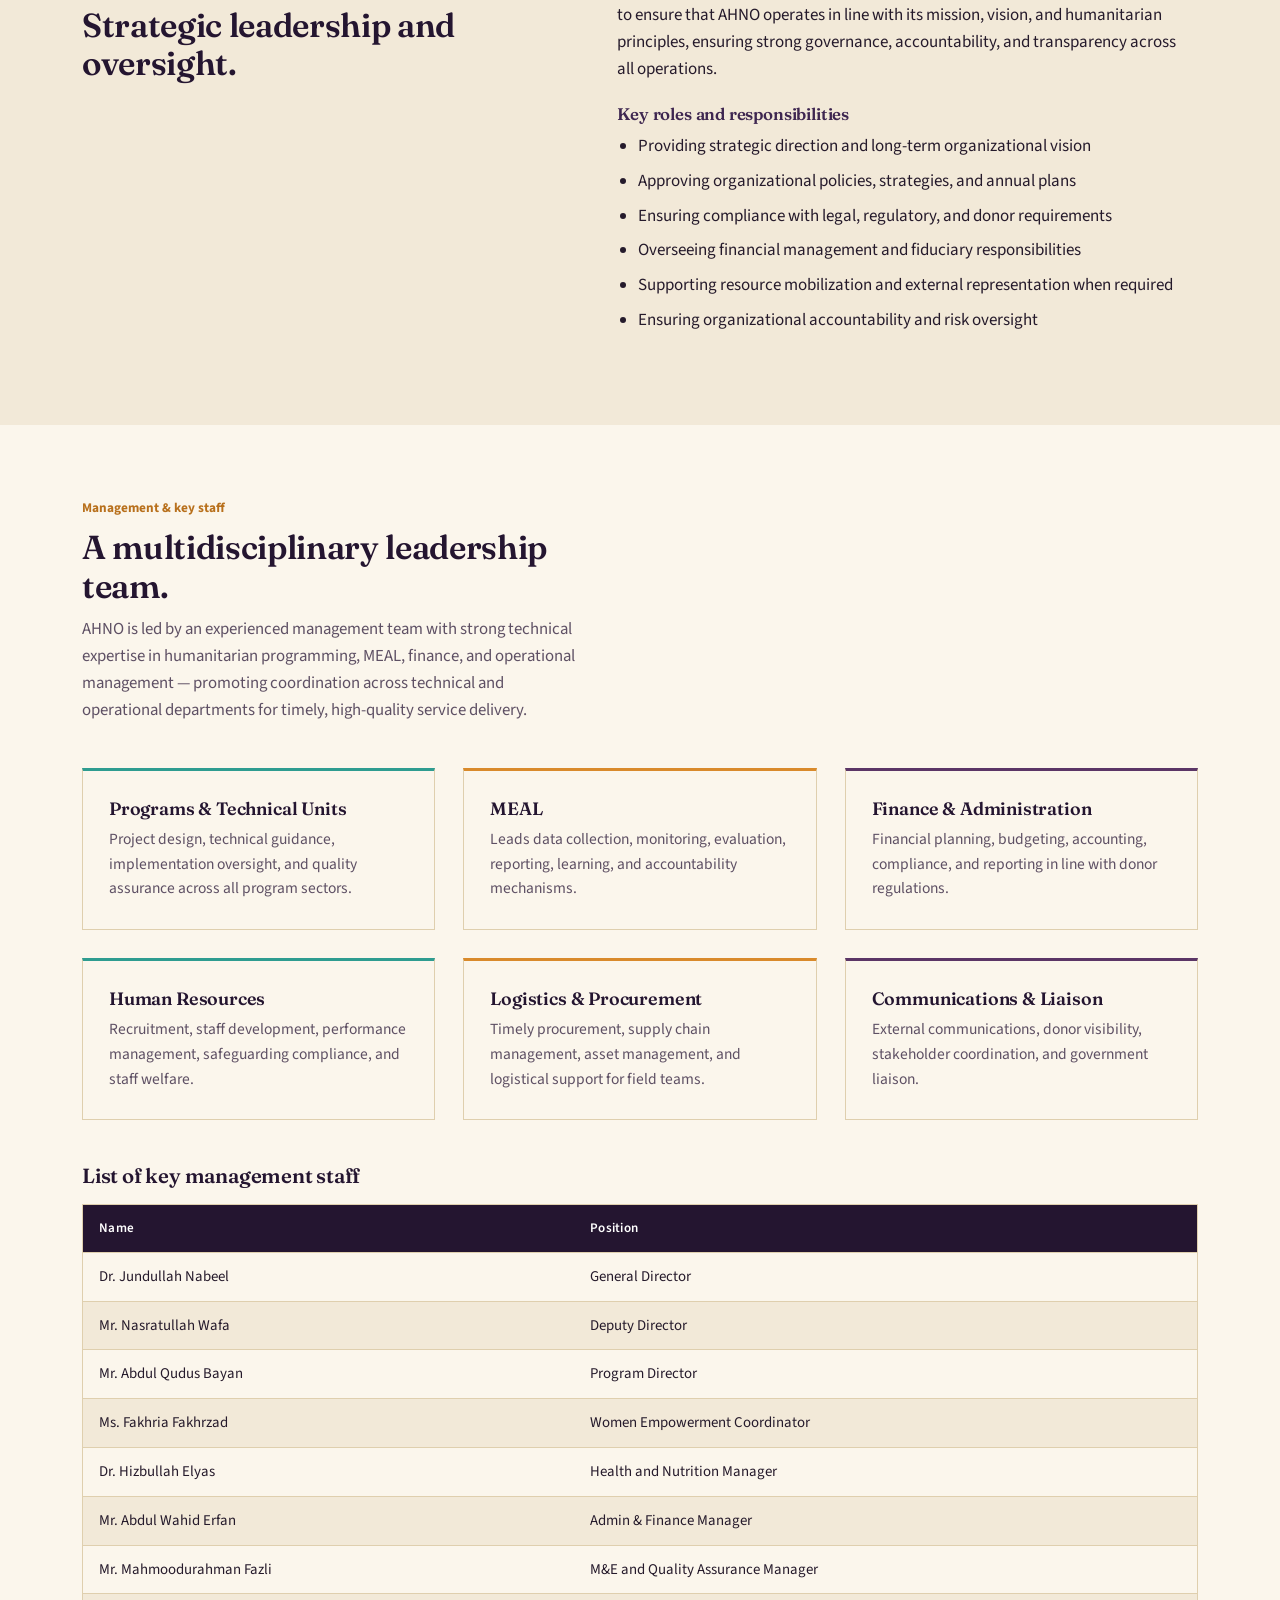
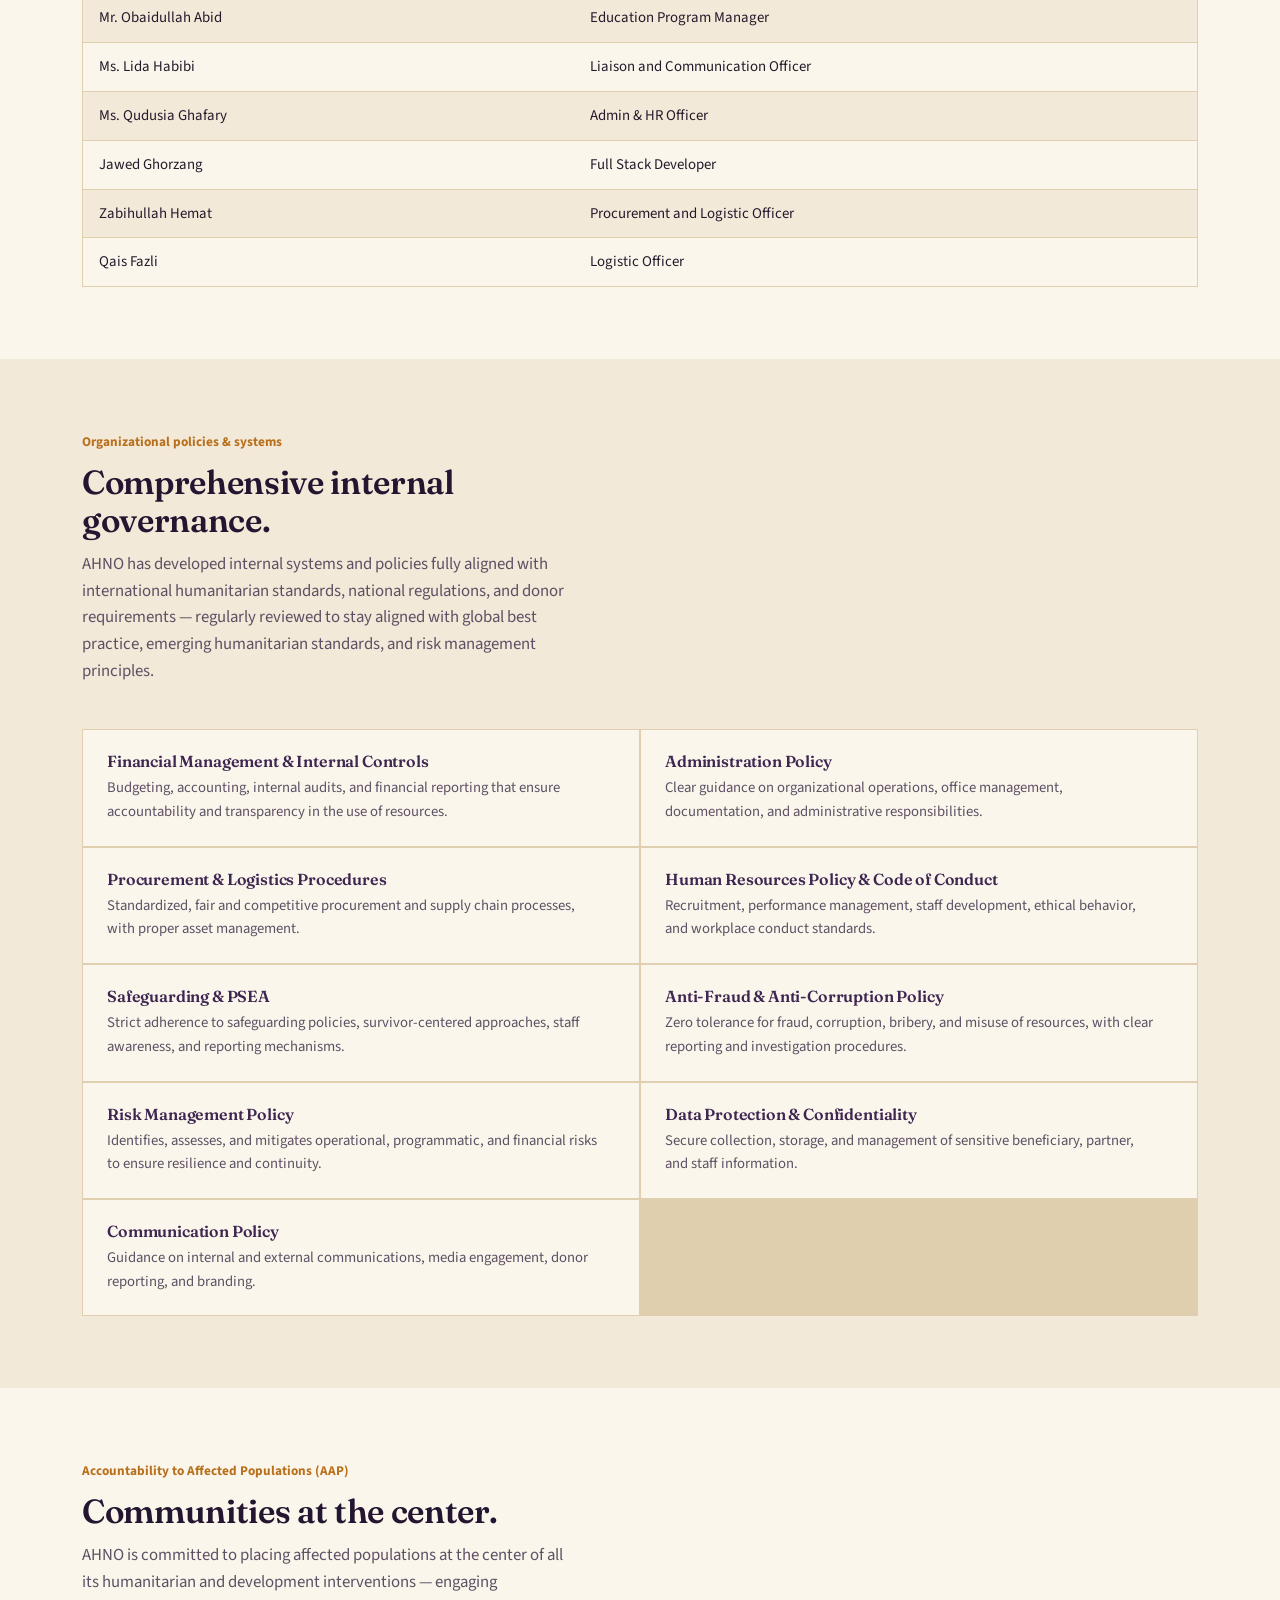
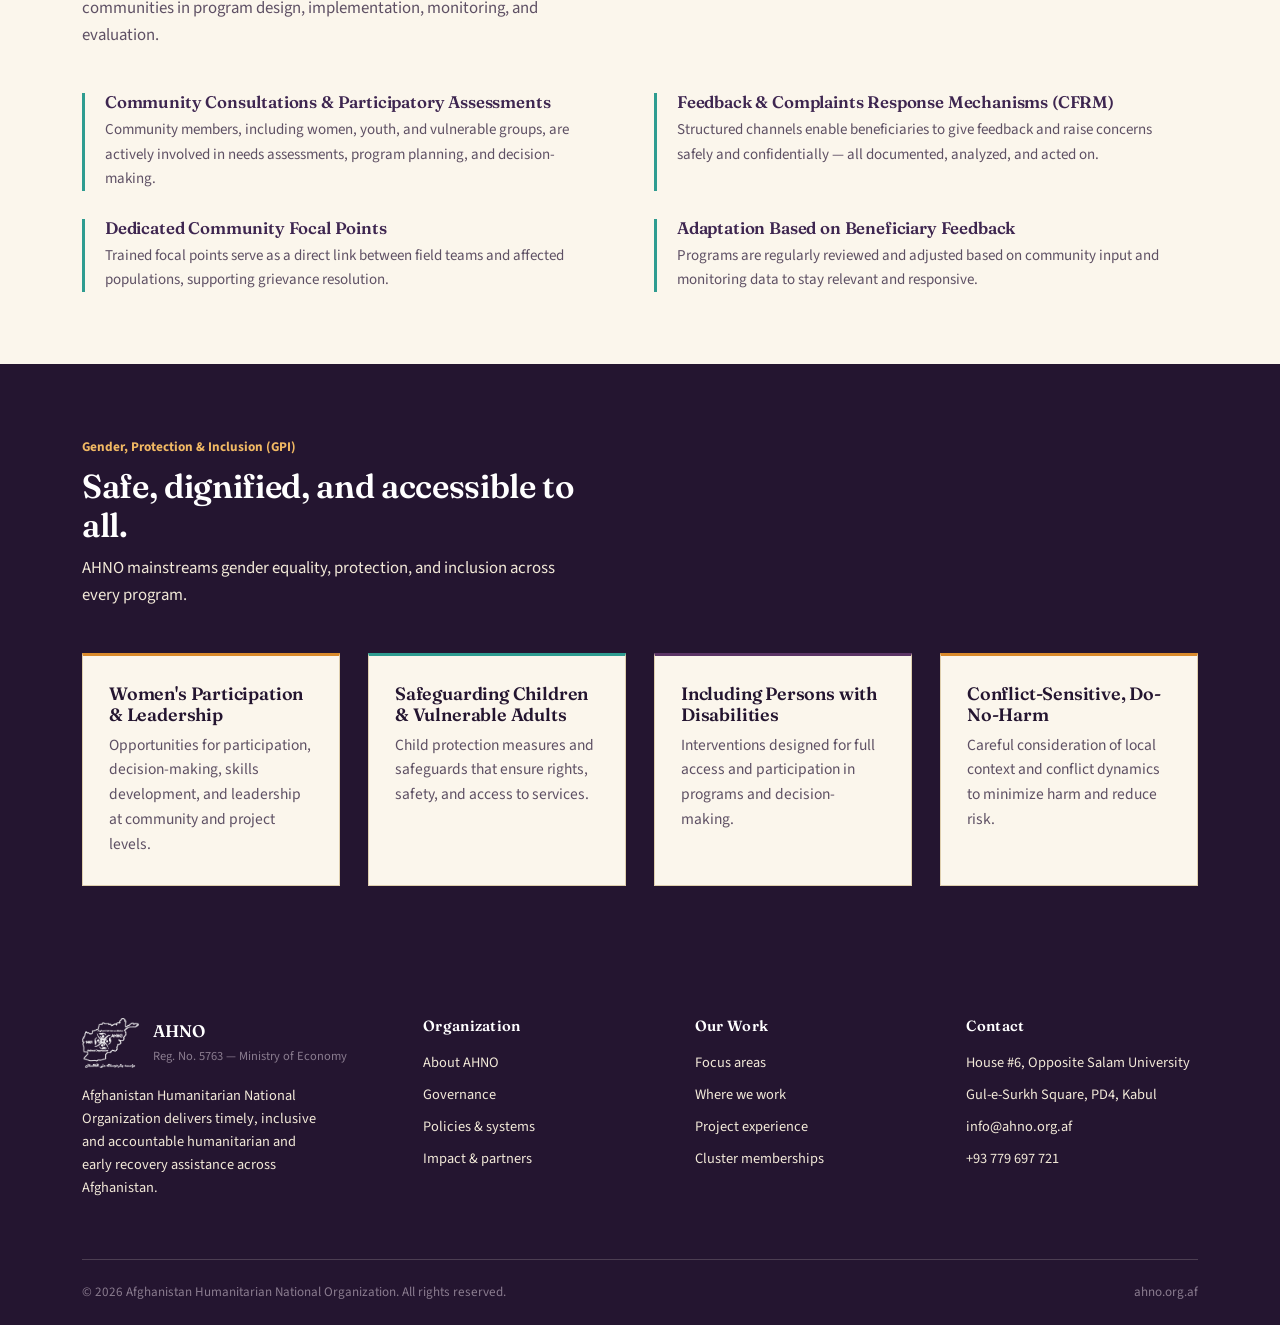
<file: governance.html>
<!DOCTYPE html>
<html lang="en">
<head>
<meta charset="UTF-8">
<meta name="viewport" content="width=device-width, initial-scale=1.0">
<title>Governance &amp; Accountability — AHNO</title>
<meta name="description" content="AHNO's organizational structure, governance, board of directors, management team, policies, and accountability mechanisms.">
<link rel="icon" href="img/logo.png">
<link rel="stylesheet" href="css/style.css">
</head>
<body>

<div class="strip">
  <div class="wrap">
    <span class="strip-reg">Registered with the Ministry of Economy, Afghanistan — No. 5763</span>
    <a href="mailto:info@ahno.org.af">info@ahno.org.af</a>
  </div>
</div>

<header class="site">
  <div class="wrap nav-row">
    <a class="brand" href="index.html">
      <img src="img/logo.png" alt="AHNO emblem">
      <span class="brand-text">
        <span class="name">AHNO</span><br>
        <span class="tag">Afghanistan Humanitarian National Organization</span>
      </span>
    </a>
    <button class="nav-toggle" aria-label="Toggle navigation" aria-expanded="false">☰</button>
    <nav class="primary">
      <ul>
        <li><a href="index.html">Home</a></li>
        <li><a href="about.html">About</a></li>
        <li><a href="programs.html">Our Work</a></li>
        <li class="active"><a href="governance.html">Governance</a></li>
        <li><a href="impact.html">Impact &amp; Partners</a></li>
        <li><a href="contact.html">Contact</a></li>
        <li><a class="nav-cta" href="contact.html">Partner with us</a></li>
      </ul>
    </nav>
  </div>
</header>

<section class="page-head">
  <img class="page-head-emblem" src="img/logo.png" alt="">
  <div class="wrap">
    <span class="kicker">Governance</span>
    <h1>Structured oversight. Accountable delivery.</h1>
    <p>AHNO operates under a structured governance framework that ensures strategic direction, transparency, accountability, and effective operational management.</p>
  </div>
</section>

<section>
  <div class="wrap">
    <div class="section-head">
      <span class="kicker">Organizational structure</span>
      <h2>How AHNO is organized.</h2>
      <p>The Board of Directors provides strategic oversight, policy approval, risk management, and compliance assurance. Day-to-day operations are led by the General Director, supported by senior management and technical teams across programs, operations, finance, MEAL, and support functions.</p>
    </div>

    <div style="overflow-x:auto; padding-bottom:8px;">
      <div style="min-width:760px;">
        <div class="org-tier"><div class="org-box top">Board of Directors</div></div>
        <div class="org-connector"></div>
        <div class="org-tier"><div class="org-box top">General Director</div></div>
        <div class="org-connector"></div>
        <div class="org-tier">
          <div class="org-box second">Deputy Director</div>
          <div class="org-box second">Internal Control</div>
        </div>
        <div class="org-connector"></div>
        <div class="org-tier"><div class="org-box third">Program Management</div></div>

        <div class="org-branches">
          <div class="org-branch">
            <h4>Project / Provincial</h4>
            <ul>
              <li>Program Staff</li>
              <li>M&amp;E Staff</li>
              <li>Operation &amp; Support Staff</li>
              <li>Admin &amp; HR Staff</li>
            </ul>
          </div>
          <div class="org-branch">
            <h4>M&amp;E Department</h4>
            <ul>
              <li>M&amp;E Officer / Assistant</li>
              <li>Data Analyst / Report</li>
            </ul>
          </div>
          <div class="org-branch">
            <h4>Procurement &amp; Logistics</h4>
            <ul>
              <li>Procurement &amp; Logistic Officer</li>
              <li>Logistic Assistant</li>
              <li>Procurement Assistant</li>
            </ul>
          </div>
          <div class="org-branch">
            <h4>Admin &amp; HR</h4>
            <ul>
              <li>Admin Officer</li>
              <li>HR Officer</li>
              <li>Security &amp; Maintenance Officer</li>
              <li>IT Officer</li>
            </ul>
          </div>
          <div class="org-branch">
            <h4>Women Empowerment</h4>
            <ul>
              <li>Coordinator</li>
              <li>Officer &amp; Assistant</li>
            </ul>
          </div>
          <div class="org-branch">
            <h4>Finance Department</h4>
            <ul>
              <li>Finance Manager</li>
              <li>Finance Officer</li>
              <li>Accountant &amp; Cashier</li>
            </ul>
          </div>
        </div>
      </div>
    </div>
  </div>
</section>

<svg class="ridge alt" viewBox="0 0 1200 60" preserveAspectRatio="none"><path d="M0,40 L80,22 L160,44 L240,10 L320,34 L400,16 L480,38 L560,20 L640,42 L720,14 L800,36 L880,18 L960,40 L1040,22 L1120,44 L1200,26 L1200,60 L0,60 Z"></path></svg>

<section class="alt">
  <div class="wrap two-col">
    <div>
      <span class="kicker eyebrow-inline" style="display:block; margin-bottom:10px;">Board of Directors</span>
      <h2>Strategic leadership and oversight.</h2>
    </div>
    <div>
      <p>The Board of Directors provides strategic leadership and institutional oversight to ensure that AHNO operates in line with its mission, vision, and humanitarian principles, ensuring strong governance, accountability, and transparency across all operations.</p>
      <h4 style="margin-top:22px;">Key roles and responsibilities</h4>
      <ul>
        <li>Providing strategic direction and long-term organizational vision</li>
        <li>Approving organizational policies, strategies, and annual plans</li>
        <li>Ensuring compliance with legal, regulatory, and donor requirements</li>
        <li>Overseeing financial management and fiduciary responsibilities</li>
        <li>Supporting resource mobilization and external representation when required</li>
        <li>Ensuring organizational accountability and risk oversight</li>
      </ul>
    </div>
  </div>
</section>

<section>
  <div class="wrap">
    <div class="section-head">
      <span class="kicker">Management &amp; key staff</span>
      <h2>A multidisciplinary leadership team.</h2>
      <p>AHNO is led by an experienced management team with strong technical expertise in humanitarian programming, MEAL, finance, and operational management — promoting coordination across technical and operational departments for timely, high-quality service delivery.</p>
    </div>

    <div class="grid cols-3" style="margin-bottom:44px;">
      <div class="value-card">
        <h3>Programs &amp; Technical Units</h3>
        <p>Project design, technical guidance, implementation oversight, and quality assurance across all program sectors.</p>
      </div>
      <div class="value-card">
        <h3>MEAL</h3>
        <p>Leads data collection, monitoring, evaluation, reporting, learning, and accountability mechanisms.</p>
      </div>
      <div class="value-card">
        <h3>Finance &amp; Administration</h3>
        <p>Financial planning, budgeting, accounting, compliance, and reporting in line with donor regulations.</p>
      </div>
      <div class="value-card">
        <h3>Human Resources</h3>
        <p>Recruitment, staff development, performance management, safeguarding compliance, and staff welfare.</p>
      </div>
      <div class="value-card">
        <h3>Logistics &amp; Procurement</h3>
        <p>Timely procurement, supply chain management, asset management, and logistical support for field teams.</p>
      </div>
      <div class="value-card">
        <h3>Communications &amp; Liaison</h3>
        <p>External communications, donor visibility, stakeholder coordination, and government liaison.</p>
      </div>
    </div>

    <h3 style="margin-bottom:16px;">List of key management staff</h3>
    <div class="table-wrap">
      <table>
        <thead>
          <tr><th>Name</th><th>Position</th></tr>
        </thead>
        <tbody>
          <tr><td>Dr. Jundullah Nabeel</td><td>General Director</td></tr>
          <tr><td>Mr. Nasratullah Wafa</td><td>Deputy Director</td></tr>
          <tr><td>Mr. Abdul Qudus Bayan</td><td>Program Director</td></tr>
          <tr><td>Ms. Fakhria Fakhrzad</td><td>Women Empowerment Coordinator</td></tr>
          <tr><td>Dr. Hizbullah Elyas</td><td>Health and Nutrition Manager</td></tr>
          <tr><td>Mr. Abdul Wahid Erfan</td><td>Admin &amp; Finance Manager</td></tr>
          <tr><td>Mr. Mahmoodurahman Fazli</td><td>M&amp;E and Quality Assurance Manager</td></tr>
          <tr><td>Mr. Obaidullah Abid</td><td>Education Program Manager</td></tr>
          <tr><td>Ms. Lida Habibi</td><td>Liaison and Communication Officer</td></tr>
          <tr><td>Ms. Qudusia Ghafary</td><td>Admin &amp; HR Officer</td></tr>
          <tr><td> Jawed Ghorzang</td><td> Full Stack Developer </td></tr>
          <tr><td>Zabihullah Hemat</td><td>Procurement and Logistic Officer</td></tr>
          <tr><td>Qais Fazli</td><td>Logistic Officer</td></tr>
        </tbody>
      </table>
    </div>
  </div>
</section>

<section class="alt" id="policies">
  <div class="wrap">
    <div class="section-head">
      <span class="kicker">Organizational policies &amp; systems</span>
      <h2>Comprehensive internal governance.</h2>
      <p>AHNO has developed internal systems and policies fully aligned with international humanitarian standards, national regulations, and donor requirements — regularly reviewed to stay aligned with global best practice, emerging humanitarian standards, and risk management principles.</p>
    </div>
    <div class="policy-list">
      <div class="policy-item">
        <h4>Financial Management &amp; Internal Controls</h4>
        <p>Budgeting, accounting, internal audits, and financial reporting that ensure accountability and transparency in the use of resources.</p>
      </div>
      <div class="policy-item">
        <h4>Administration Policy</h4>
        <p>Clear guidance on organizational operations, office management, documentation, and administrative responsibilities.</p>
      </div>
      <div class="policy-item">
        <h4>Procurement &amp; Logistics Procedures</h4>
        <p>Standardized, fair and competitive procurement and supply chain processes, with proper asset management.</p>
      </div>
      <div class="policy-item">
        <h4>Human Resources Policy &amp; Code of Conduct</h4>
        <p>Recruitment, performance management, staff development, ethical behavior, and workplace conduct standards.</p>
      </div>
      <div class="policy-item">
        <h4>Safeguarding &amp; PSEA</h4>
        <p>Strict adherence to safeguarding policies, survivor-centered approaches, staff awareness, and reporting mechanisms.</p>
      </div>
      <div class="policy-item">
        <h4>Anti-Fraud &amp; Anti-Corruption Policy</h4>
        <p>Zero tolerance for fraud, corruption, bribery, and misuse of resources, with clear reporting and investigation procedures.</p>
      </div>
      <div class="policy-item">
        <h4>Risk Management Policy</h4>
        <p>Identifies, assesses, and mitigates operational, programmatic, and financial risks to ensure resilience and continuity.</p>
      </div>
      <div class="policy-item">
        <h4>Data Protection &amp; Confidentiality</h4>
        <p>Secure collection, storage, and management of sensitive beneficiary, partner, and staff information.</p>
      </div>
      <div class="policy-item">
        <h4>Communication Policy</h4>
        <p>Guidance on internal and external communications, media engagement, donor reporting, and branding.</p>
      </div>
    </div>
  </div>
</section>

<section>
  <div class="wrap">
    <div class="section-head">
      <span class="kicker">Accountability to Affected Populations (AAP)</span>
      <h2>Communities at the center.</h2>
      <p>AHNO is committed to placing affected populations at the center of all its humanitarian and development interventions — engaging communities in program design, implementation, monitoring, and evaluation.</p>
    </div>
    <div class="grid cols-2">
      <div class="mech">
        <h4>Community Consultations &amp; Participatory Assessments</h4>
        <p>Community members, including women, youth, and vulnerable groups, are actively involved in needs assessments, program planning, and decision-making.</p>
      </div>
      <div class="mech">
        <h4>Feedback &amp; Complaints Response Mechanisms (CFRM)</h4>
        <p>Structured channels enable beneficiaries to give feedback and raise concerns safely and confidentially — all documented, analyzed, and acted on.</p>
      </div>
      <div class="mech">
        <h4>Dedicated Community Focal Points</h4>
        <p>Trained focal points serve as a direct link between field teams and affected populations, supporting grievance resolution.</p>
      </div>
      <div class="mech">
        <h4>Adaptation Based on Beneficiary Feedback</h4>
        <p>Programs are regularly reviewed and adjusted based on community input and monitoring data to stay relevant and responsive.</p>
      </div>
    </div>
  </div>
</section>

<section class="dark">
  <div class="wrap">
    <div class="section-head">
      <span class="kicker">Gender, Protection &amp; Inclusion (GPI)</span>
      <h2>Safe, dignified, and accessible to all.</h2>
      <p>AHNO mainstreams gender equality, protection, and inclusion across every program.</p>
    </div>
    <div class="grid cols-4">
      <div class="value-card" style="border-top-color:var(--amber-500);">
        <h3>Women's Participation &amp; Leadership</h3>
        <p>Opportunities for participation, decision-making, skills development, and leadership at community and project levels.</p>
      </div>
      <div class="value-card" style="border-top-color:var(--teal-500);">
        <h3>Safeguarding Children &amp; Vulnerable Adults</h3>
        <p>Child protection measures and safeguards that ensure rights, safety, and access to services.</p>
      </div>
      <div class="value-card" style="border-top-color:var(--plum-600);">
        <h3>Including Persons with Disabilities</h3>
        <p>Interventions designed for full access and participation in programs and decision-making.</p>
      </div>
      <div class="value-card" style="border-top-color:var(--amber-500);">
        <h3>Conflict-Sensitive, Do-No-Harm</h3>
        <p>Careful consideration of local context and conflict dynamics to minimize harm and reduce risk.</p>
      </div>
    </div>
  </div>
</section>

<footer class="site">
  <div class="wrap">
    <div class="footer-grid">
      <div>
        <div class="footer-brand">
          <img src="img/logo.png" alt="AHNO emblem">
          <div>
            <div class="name">AHNO</div>
            <div class="reg">Reg. No. 5763 — Ministry of Economy</div>
          </div>
        </div>
        <p class="footer-desc">Afghanistan Humanitarian National Organization delivers timely, inclusive and accountable humanitarian and early recovery assistance across Afghanistan.</p>
      </div>
      <div>
        <h4>Organization</h4>
        <ul>
          <li><a href="about.html">About AHNO</a></li>
          <li><a href="governance.html">Governance</a></li>
          <li><a href="governance.html#policies">Policies &amp; systems</a></li>
          <li><a href="impact.html">Impact &amp; partners</a></li>
        </ul>
      </div>
      <div>
        <h4>Our Work</h4>
        <ul>
          <li><a href="programs.html">Focus areas</a></li>
          <li><a href="programs.html#presence">Where we work</a></li>
          <li><a href="impact.html#projects">Project experience</a></li>
          <li><a href="impact.html#clusters">Cluster memberships</a></li>
        </ul>
      </div>
      <div>
        <h4>Contact</h4>
        <ul>
          <li>House #6, Opposite Salam University</li>
          <li>Gul-e-Surkh Square, PD4, Kabul</li>
          <li><a href="mailto:info@ahno.org.af">info@ahno.org.af</a></li>
          <li><a href="tel:+93779697721">+93 779 697 721</a></li>
        </ul>
      </div>
    </div>
    <div class="footer-bottom">
      <span>© 2026 Afghanistan Humanitarian National Organization. All rights reserved.</span>
      <span>ahno.org.af</span>
    </div>
  </div>
</footer>

<script src="js/main.js"></script>
</body>
</html>
</file>
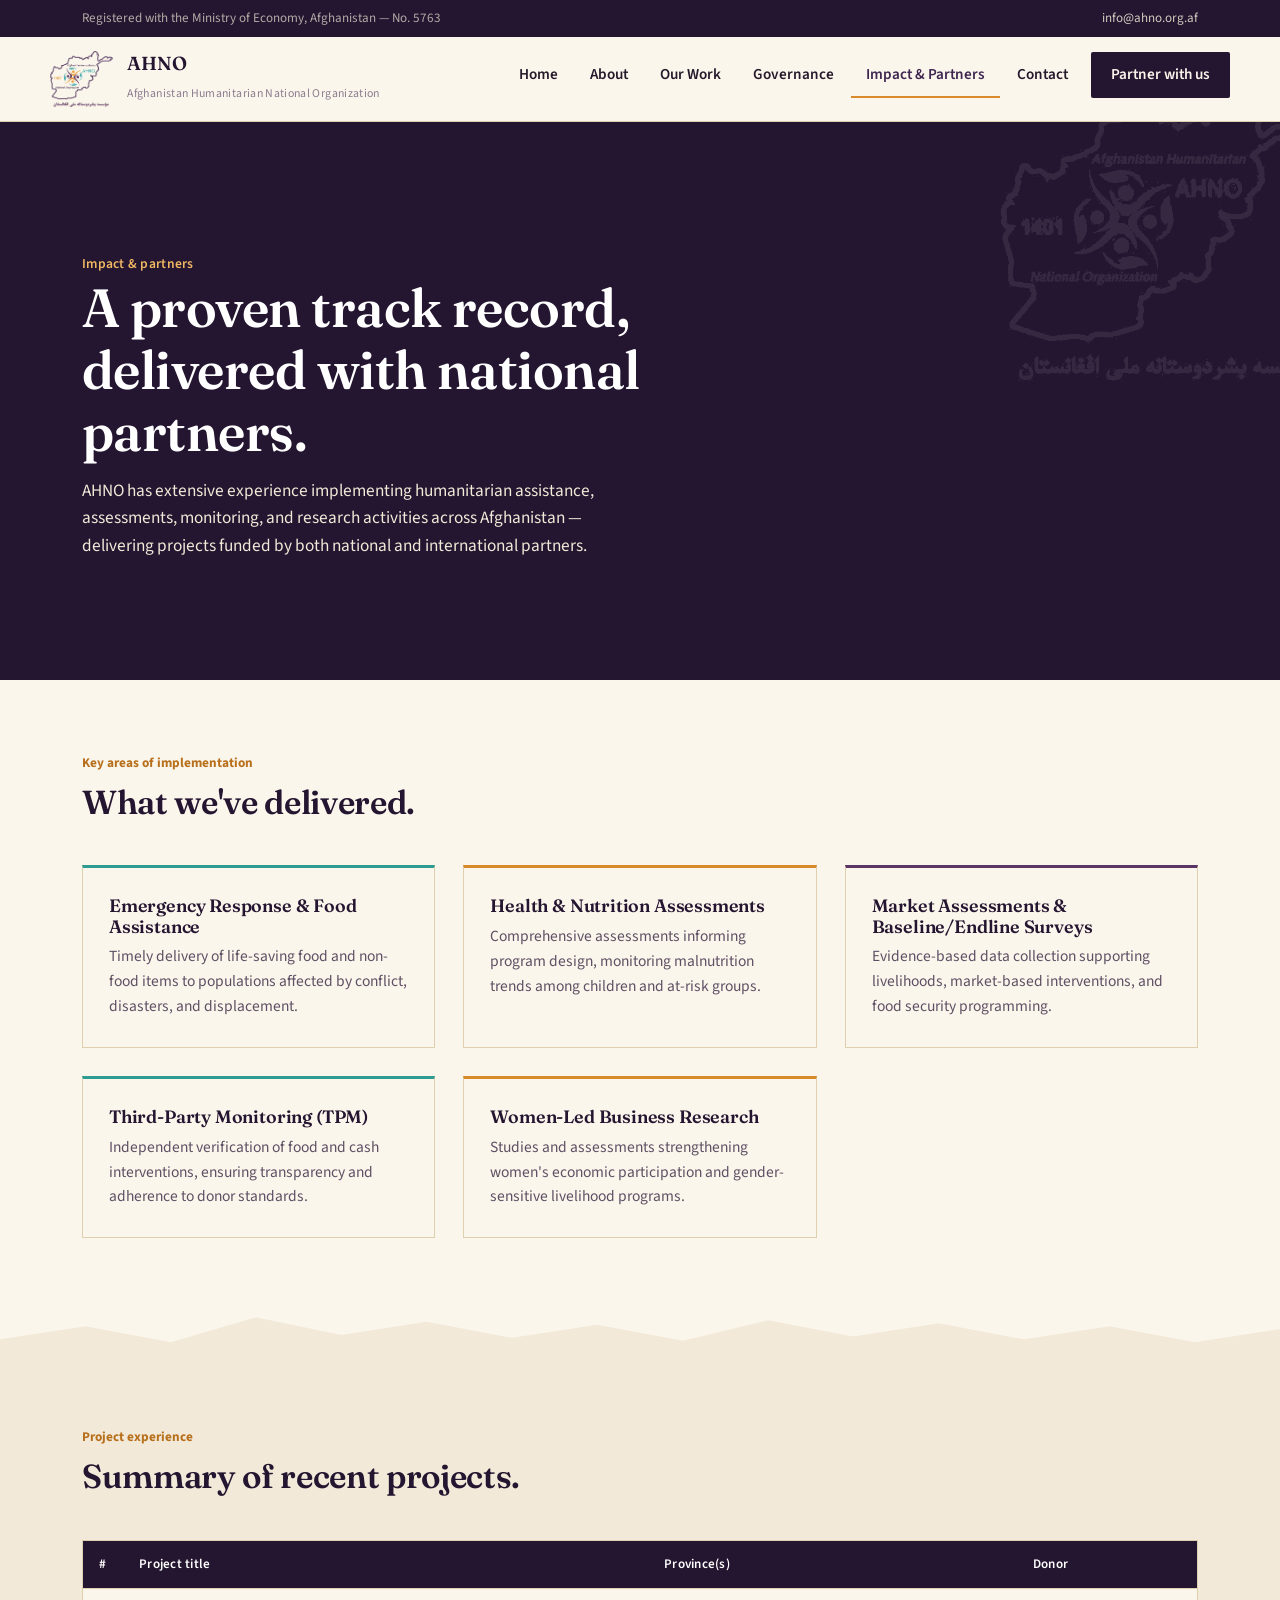
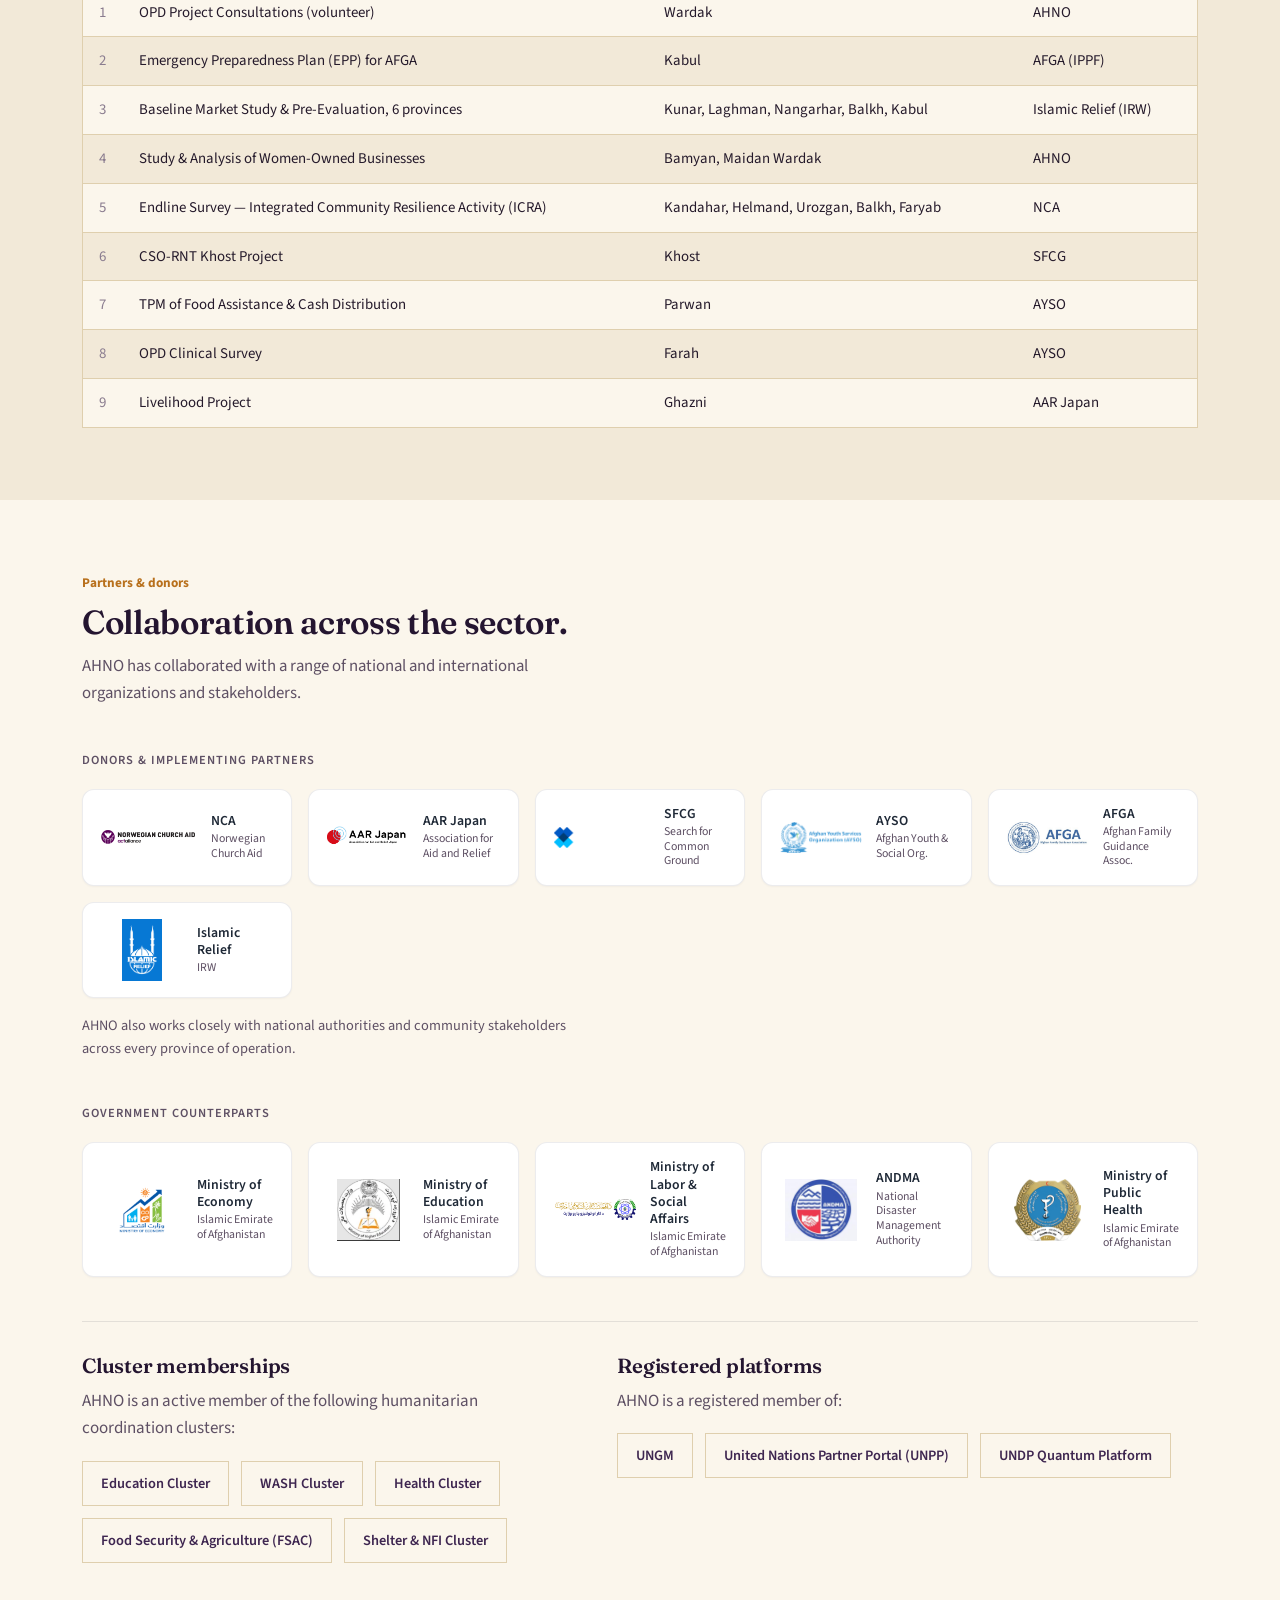
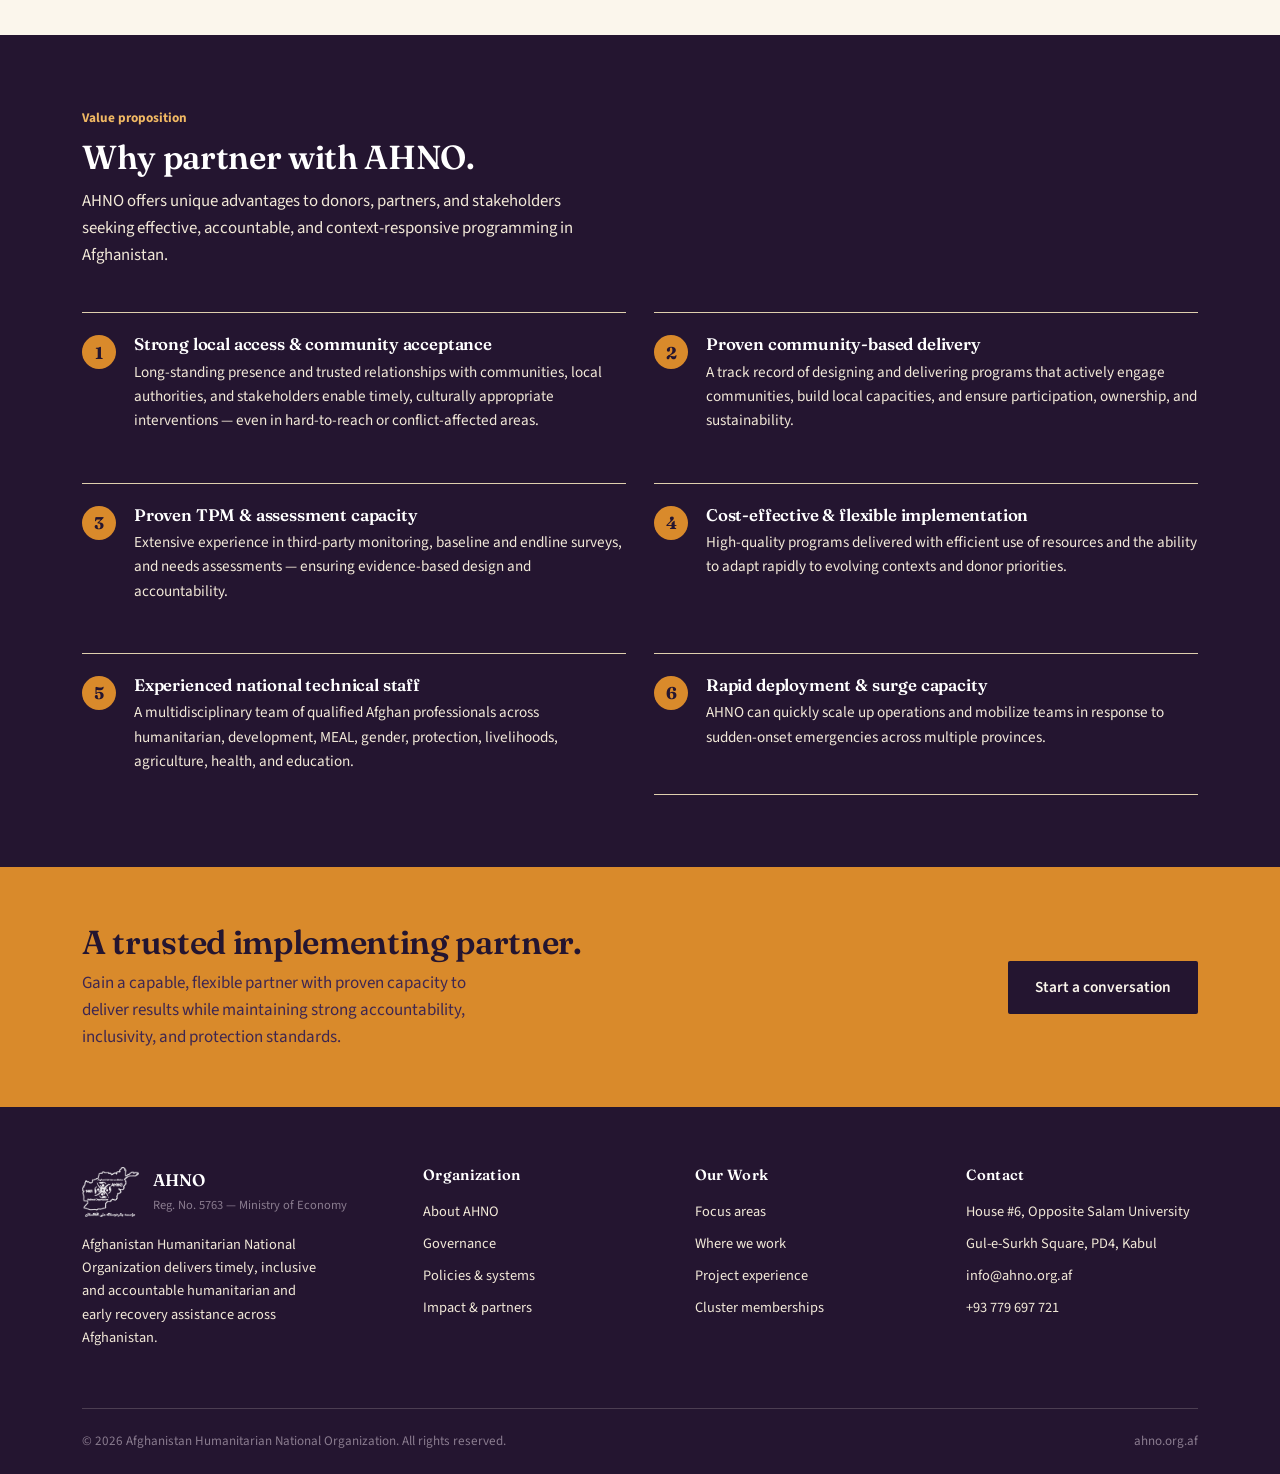
<file: impact.html>
<!DOCTYPE html>
<html lang="en">
<head>
<meta charset="UTF-8">
<meta name="viewport" content="width=device-width, initial-scale=1.0">
<title>Impact &amp; Partners — AHNO</title>
<meta name="description" content="AHNO's project implementation experience, partners and donors, cluster memberships, and value proposition.">
<link rel="icon" href="img/logo.png">
<link rel="stylesheet" href="css/style.css">
<style>
  /* --- Partner & donor logo wall (scoped to this page) --- */
  .partner-subhead {
    font-size: 0.78rem;
    letter-spacing: .08em;
    text-transform: uppercase;
    font-weight: 600;
    color: var(--ink-muted, #6b7280);
    margin: 0 0 18px;
  }
  .logo-wall {
    display: grid;
    grid-template-columns: repeat(auto-fill, minmax(190px, 1fr));
    gap: 16px;
    margin: 0 0 44px;
  }
  .logo-card {
    display: flex;
    align-items: center;
    gap: 14px;
    padding: 16px 18px;
    background: #fff;
    border: 1px solid rgba(15, 23, 42, 0.08);
    border-radius: 12px;
    box-shadow: 0 1px 2px rgba(15, 23, 42, 0.04);
    transition: box-shadow .2s ease, transform .2s ease, border-color .2s ease;
  }
  .logo-card:hover {
    box-shadow: 0 8px 20px rgba(15, 23, 42, 0.08);
    transform: translateY(-2px);
    border-color: rgba(15, 23, 42, 0.14);
  }
  .logo-card .partner-logo {
    flex: 0 0 auto;
    width: 82px;
    height: 62px;
    object-fit: contain;
    display: block;
  }
  .logo-card .partner-logo[alt*="Search for Common Ground"],
  .logo-card .partner-logo[alt*="Norwegian Church Aid"] {
    width: 96px;
  }

  .logo-card .logo-name {
    font-size: 0.86rem;
    line-height: 1.25;
    font-weight: 600;
    color: #1f2937;
  }
  .logo-card .logo-name small {
    display: block;
    font-weight: 400;
    font-size: 0.74rem;
    color: var(--ink-muted, #6b7280);
    margin-top: 2px;
  }
  .partner-note {
    font-size: 0.9rem;
    color: var(--ink-muted, #6b7280);
    margin: -28px 0 44px;
  }
  .gov-divider {
    border: none;
    border-top: 1px solid rgba(15, 23, 42, 0.1);
    margin: 8px 0 32px;
  }
  @media (max-width: 640px) {
    .logo-wall { grid-template-columns: repeat(auto-fill, minmax(150px, 1fr)); }
    .logo-card { padding: 12px 14px; }
    .logo-card .partner-logo { width: 68px; height: 54px; }
  }
</style>
</head>
<body>

<div class="strip">
  <div class="wrap">
    <span class="strip-reg">Registered with the Ministry of Economy, Afghanistan — No. 5763</span>
    <a href="mailto:info@ahno.org.af">info@ahno.org.af</a>
  </div>
</div>

<header class="site">
  <div class="wrap nav-row">
    <a class="brand" href="index.html">
      <img src="img/logo.png" alt="AHNO emblem">
      <span class="brand-text">
        <span class="name">AHNO</span><br>
        <span class="tag">Afghanistan Humanitarian National Organization</span>
      </span>
    </a>
    <button class="nav-toggle" aria-label="Toggle navigation" aria-expanded="false">☰</button>
    <nav class="primary">
      <ul>
        <li><a href="index.html">Home</a></li>
        <li><a href="about.html">About</a></li>
        <li><a href="programs.html">Our Work</a></li>
        <li><a href="governance.html">Governance</a></li>
        <li class="active"><a href="impact.html">Impact &amp; Partners</a></li>
        <li><a href="contact.html">Contact</a></li>
        <li><a class="nav-cta" href="contact.html">Partner with us</a></li>
      </ul>
    </nav>
  </div>
</header>

<section class="page-head">
  <img class="page-head-emblem" src="img/logo.png" alt="">
  <div class="wrap">
    <span class="kicker">Impact &amp; partners</span>
    <h1>A proven track record, delivered with national partners.</h1>
    <p>AHNO has extensive experience implementing humanitarian assistance, assessments, monitoring, and research activities across Afghanistan — delivering projects funded by both national and international partners.</p>
  </div>
</section>

<section>
  <div class="wrap">
    <div class="section-head">
      <span class="kicker">Key areas of implementation</span>
      <h2>What we've delivered.</h2>
    </div>
    <div class="grid cols-3">
      <div class="value-card">
        <h3>Emergency Response &amp; Food Assistance</h3>
        <p>Timely delivery of life-saving food and non-food items to populations affected by conflict, disasters, and displacement.</p>
      </div>
      <div class="value-card">
        <h3>Health &amp; Nutrition Assessments</h3>
        <p>Comprehensive assessments informing program design, monitoring malnutrition trends among children and at-risk groups.</p>
      </div>
      <div class="value-card">
        <h3>Market Assessments &amp; Baseline/Endline Surveys</h3>
        <p>Evidence-based data collection supporting livelihoods, market-based interventions, and food security programming.</p>
      </div>
      <div class="value-card">
        <h3>Third-Party Monitoring (TPM)</h3>
        <p>Independent verification of food and cash interventions, ensuring transparency and adherence to donor standards.</p>
      </div>
      <div class="value-card">
        <h3>Women-Led Business Research</h3>
        <p>Studies and assessments strengthening women's economic participation and gender-sensitive livelihood programs.</p>
      </div>
    </div>
  </div>
</section>

<svg class="ridge alt" viewBox="0 0 1200 60" preserveAspectRatio="none"><path d="M0,40 L80,22 L160,44 L240,10 L320,34 L400,16 L480,38 L560,20 L640,42 L720,14 L800,36 L880,18 L960,40 L1040,22 L1120,44 L1200,26 L1200,60 L0,60 Z"></path></svg>

<section class="alt" id="projects">
  <div class="wrap">
    <div class="section-head">
      <span class="kicker">Project experience</span>
      <h2>Summary of recent projects.</h2>
    </div>
    <div class="table-wrap">
      <table>
        <thead>
          <tr>
            <th>#</th><th>Project title</th><th>Province(s)</th><th>Donor</th>
          </tr>
        </thead>
        <tbody>
          <tr><td class="num-cell">1</td><td>OPD Project Consultations (volunteer)</td><td> Wardak</td><td>AHNO</td></tr>
          <tr><td class="num-cell">2</td><td>Emergency Preparedness Plan (EPP) for AFGA</td><td>Kabul</td><td>AFGA (IPPF)</td></tr>
          <tr><td class="num-cell">3</td><td>Baseline Market Study &amp; Pre-Evaluation, 6 provinces</td><td>Kunar, Laghman, Nangarhar, Balkh, Kabul</td><td>Islamic Relief (IRW)</td></tr>
          <tr><td class="num-cell">4</td><td>Study &amp; Analysis of Women-Owned Businesses</td><td>Bamyan, Maidan Wardak</td><td>AHNO</td></tr>
          <tr><td class="num-cell">5</td><td>Endline Survey — Integrated Community Resilience Activity (ICRA)</td><td>Kandahar, Helmand, Urozgan, Balkh, Faryab</td><td>NCA</td></tr>
          <tr><td class="num-cell">6</td><td>CSO-RNT Khost Project</td><td>Khost</td><td>SFCG</td></tr>
          <tr><td class="num-cell">7</td><td>TPM of Food Assistance &amp; Cash Distribution</td><td>Parwan</td><td>AYSO</td></tr>
          <tr><td class="num-cell">8</td><td>OPD Clinical Survey</td><td>Farah</td><td>AYSO</td></tr>
          <tr><td class="num-cell">9</td><td>Livelihood Project</td><td>Ghazni</td><td>AAR Japan</td></tr>
        </tbody>
      </table>
    </div>
  </div>
</section>

<section>
  <div class="wrap">
    <div class="section-head">
      <span class="kicker">Partners &amp; donors</span>
      <h2>Collaboration across the sector.</h2>
      <p>AHNO has collaborated with a range of national and international organizations and stakeholders.</p>
    </div>
    <p class="partner-subhead">Donors &amp; implementing partners</p>
    <div class="logo-wall">
      <div class="logo-card">
        <img class="partner-logo" src="partners/norwegian-church-aid.PNG" alt="Norwegian Church Aid logo">
        <span class="logo-name">NCA<small>Norwegian Church Aid</small></span>
      </div>
      <div class="logo-card">
        <img class="partner-logo" src="partners/AAR-Japan.PNG" alt="AAR Japan logo">
        <span class="logo-name">AAR Japan<small>Association for Aid and Relief</small></span>
      </div>
      <div class="logo-card">
        <img class="partner-logo" src="partners/search-for-common-ground.png" alt="Search for Common Ground logo">
        <span class="logo-name">SFCG<small>Search for Common Ground</small></span>
      </div>
      <div class="logo-card">
        <img class="partner-logo" src="partners/Afghan-youth-services-organization.png" alt="Afghan Youth Services Organization logo">
        <span class="logo-name">AYSO<small>Afghan Youth &amp; Social Org.</small></span>
      </div>
      <div class="logo-card">
        <img class="partner-logo" src="partners/Afghan-family.png" alt="Afghan Family Guidance Association logo">
        <span class="logo-name">AFGA<small>Afghan Family Guidance Assoc.</small></span>
      </div>
      <div class="logo-card">
        <img class="partner-logo" src="partners/Islamic-relief.PNG" alt="Islamic Relief logo">
        <span class="logo-name">Islamic Relief<small>IRW</small></span>
      </div>
    </div>
    <p class="partner-note">AHNO also works closely with national authorities and community stakeholders across every province of operation.</p>

    <p class="partner-subhead">Government counterparts</p>
    <div class="logo-wall">
      <div class="logo-card">
        <img class="partner-logo" src="partners/Ministry-of-economy.png" alt="Ministry of Economy logo">
        <span class="logo-name">Ministry of Economy<small>Islamic Emirate of Afghanistan</small></span>
      </div>
      <div class="logo-card">
        <img class="partner-logo" src="partners/Ministry-of-higher-education.PNG" alt="Ministry of Higher Education logo">
        <span class="logo-name">Ministry of Education<small>Islamic Emirate of Afghanistan</small></span>
      </div>
      <div class="logo-card">
        <img class="partner-logo" src="partners/Ministry-of-labor.png" alt="Ministry of Labor and Social Affairs logo">
        <span class="logo-name">Ministry of Labor &amp; Social Affairs<small>Islamic Emirate of Afghanistan</small></span>
      </div>
      <div class="logo-card">
        <img class="partner-logo" src="partners/Andma.PNG" alt="ANDMA logo">
        <span class="logo-name">ANDMA<small>National Disaster Management Authority</small></span>
      </div>
      <div class="logo-card">
        <img class="partner-logo" src="partners/Ministry-of-public-health.png" alt="Ministry of Public Health logo">
        <span class="logo-name">Ministry of Public Health<small>Islamic Emirate of Afghanistan</small></span>
      </div>
    </div>
    <hr class="gov-divider">

    <div id="clusters" class="two-col">
      <div>
        <h3>Cluster memberships</h3>
        <p style="color:var(--ink-muted);">AHNO is an active member of the following humanitarian coordination clusters:</p>
        <div class="badge-grid">
          <span class="badge">Education Cluster</span>
          <span class="badge">WASH Cluster</span>
          <span class="badge">Health Cluster</span>
          <span class="badge">Food Security &amp; Agriculture (FSAC)</span>
          <span class="badge">Shelter &amp; NFI Cluster</span>
        </div>
      </div>
      <div>
        <h3>Registered platforms</h3>
        <p style="color:var(--ink-muted);">AHNO is a registered member of:</p>
        <div class="badge-grid">
          <span class="badge">UNGM</span>
          <span class="badge">United Nations Partner Portal (UNPP)</span>
          <span class="badge">UNDP Quantum Platform</span>
        </div>
      </div>
    </div>
  </div>
</section>

<section class="dark">
  <div class="wrap">
    <div class="section-head">
      <span class="kicker">Value proposition</span>
      <h2>Why partner with AHNO.</h2>
      <p>AHNO offers unique advantages to donors, partners, and stakeholders seeking effective, accountable, and context-responsive programming in Afghanistan.</p>
    </div>
    <div class="grid cols-2">
      <div class="strength">
        <div class="mark">1</div>
        <div>
          <h4>Strong local access &amp; community acceptance</h4>
          <p>Long-standing presence and trusted relationships with communities, local authorities, and stakeholders enable timely, culturally appropriate interventions — even in hard-to-reach or conflict-affected areas.</p>
        </div>
      </div>
      <div class="strength">
        <div class="mark">2</div>
        <div>
          <h4>Proven community-based delivery</h4>
          <p>A track record of designing and delivering programs that actively engage communities, build local capacities, and ensure participation, ownership, and sustainability.</p>
        </div>
      </div>
      <div class="strength">
        <div class="mark">3</div>
        <div>
          <h4>Proven TPM &amp; assessment capacity</h4>
          <p>Extensive experience in third-party monitoring, baseline and endline surveys, and needs assessments — ensuring evidence-based design and accountability.</p>
        </div>
      </div>
      <div class="strength">
        <div class="mark">4</div>
        <div>
          <h4>Cost-effective &amp; flexible implementation</h4>
          <p>High-quality programs delivered with efficient use of resources and the ability to adapt rapidly to evolving contexts and donor priorities.</p>
        </div>
      </div>
      <div class="strength">
        <div class="mark">5</div>
        <div>
          <h4>Experienced national technical staff</h4>
          <p>A multidisciplinary team of qualified Afghan professionals across humanitarian, development, MEAL, gender, protection, livelihoods, agriculture, health, and education.</p>
        </div>
      </div>
      <div class="strength">
        <div class="mark">6</div>
        <div>
          <h4>Rapid deployment &amp; surge capacity</h4>
          <p>AHNO can quickly scale up operations and mobilize teams in response to sudden-onset emergencies across multiple provinces.</p>
        </div>
      </div>
    </div>
  </div>
</section>

<section class="cta-banner">
  <div class="wrap">
    <div>
      <h2>A trusted implementing partner.</h2>
      <p>Gain a capable, flexible partner with proven capacity to deliver results while maintaining strong accountability, inclusivity, and protection standards.</p>
    </div>
    <a class="btn btn-dark" href="contact.html">Start a conversation</a>
  </div>
</section>

<footer class="site">
  <div class="wrap">
    <div class="footer-grid">
      <div>
        <div class="footer-brand">
          <img src="img/logo.png" alt="AHNO emblem">
          <div>
            <div class="name">AHNO</div>
            <div class="reg">Reg. No. 5763 — Ministry of Economy</div>
          </div>
        </div>
        <p class="footer-desc">Afghanistan Humanitarian National Organization delivers timely, inclusive and accountable humanitarian and early recovery assistance across Afghanistan.</p>
      </div>
      <div>
        <h4>Organization</h4>
        <ul>
          <li><a href="about.html">About AHNO</a></li>
          <li><a href="governance.html">Governance</a></li>
          <li><a href="governance.html#policies">Policies &amp; systems</a></li>
          <li><a href="impact.html">Impact &amp; partners</a></li>
        </ul>
      </div>
      <div>
        <h4>Our Work</h4>
        <ul>
          <li><a href="programs.html">Focus areas</a></li>
          <li><a href="programs.html#presence">Where we work</a></li>
          <li><a href="impact.html#projects">Project experience</a></li>
          <li><a href="impact.html#clusters">Cluster memberships</a></li>
        </ul>
      </div>
      <div>
        <h4>Contact</h4>
        <ul>
          <li>House #6, Opposite Salam University</li>
          <li>Gul-e-Surkh Square, PD4, Kabul</li>
          <li><a href="mailto:info@ahno.org.af">info@ahno.org.af</a></li>
          <li><a href="tel:+93779697721">+93 779 697 721</a></li>
        </ul>
      </div>
    </div>
    <div class="footer-bottom">
      <span>© 2026 Afghanistan Humanitarian National Organization. All rights reserved.</span>
      <span>ahno.org.af</span>
    </div>
  </div>
</footer>

<script src="js/main.js"></script>
</body>
</html>
</file>
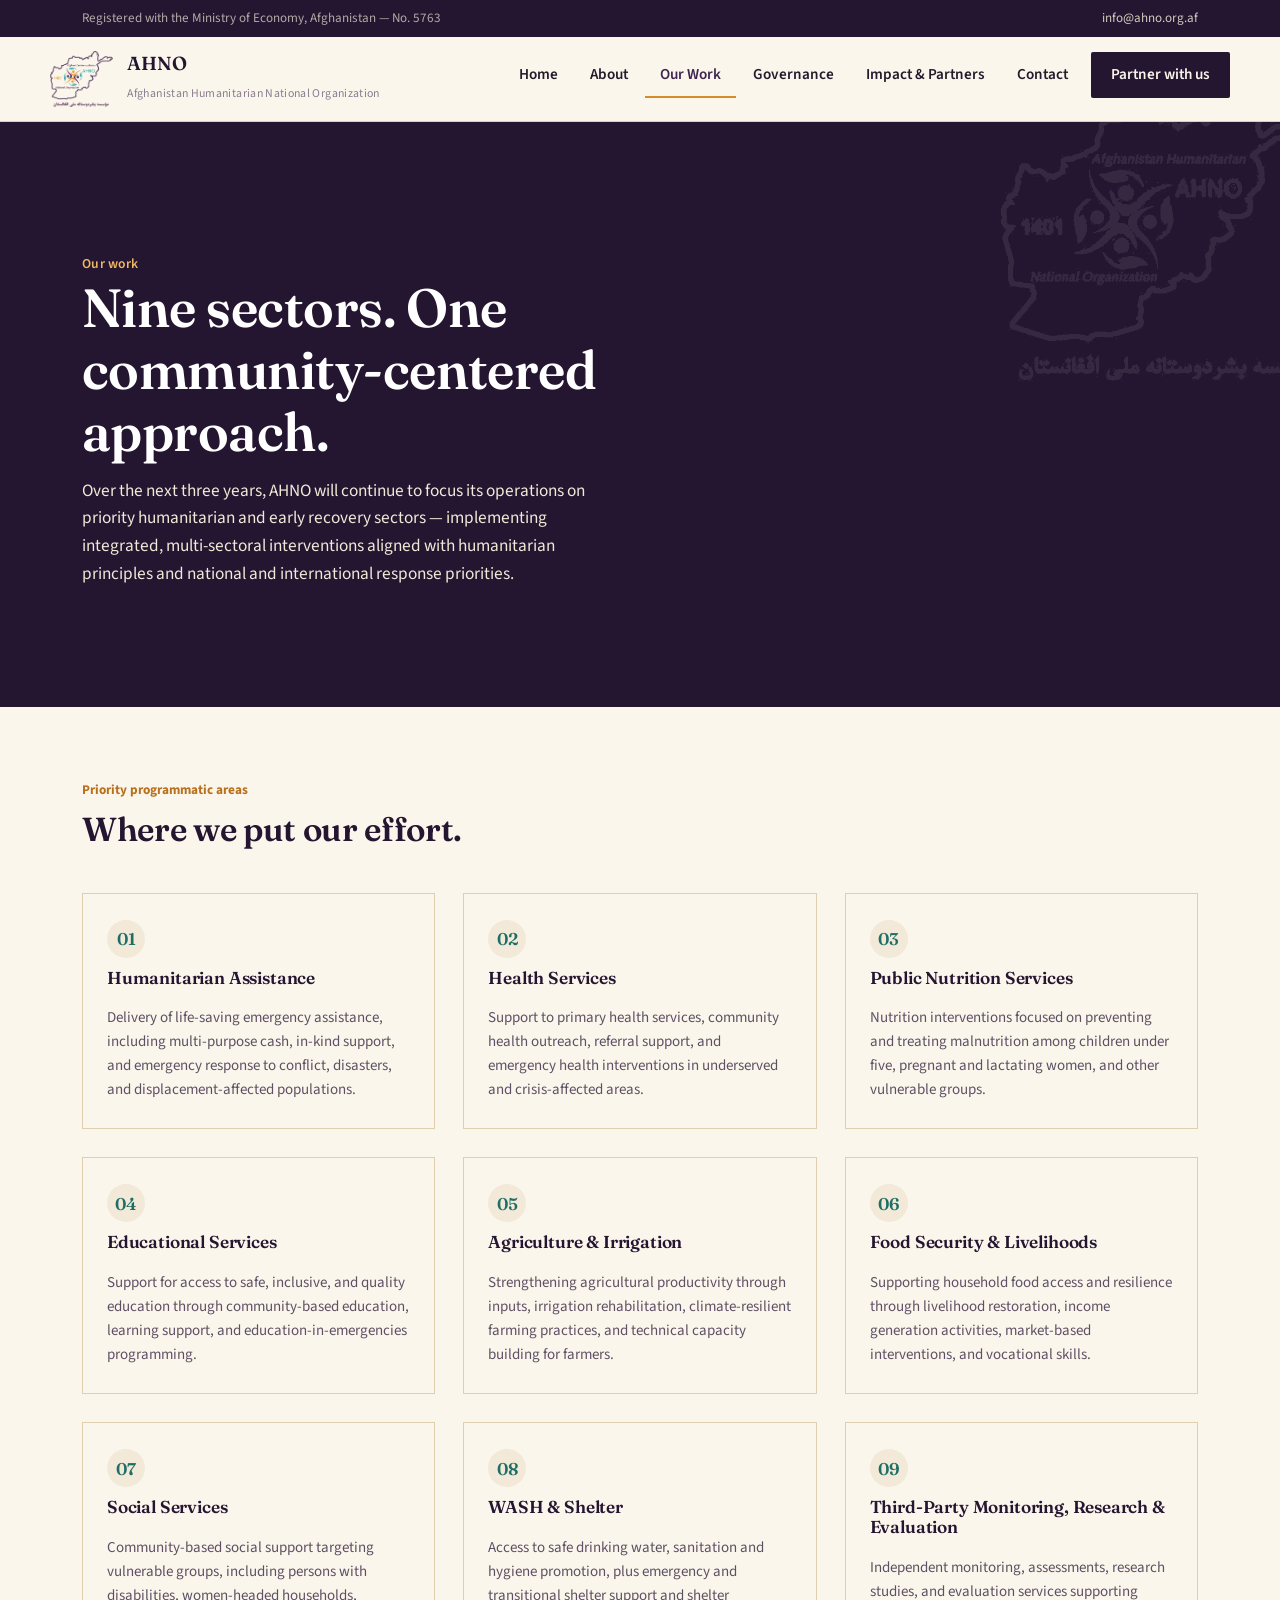
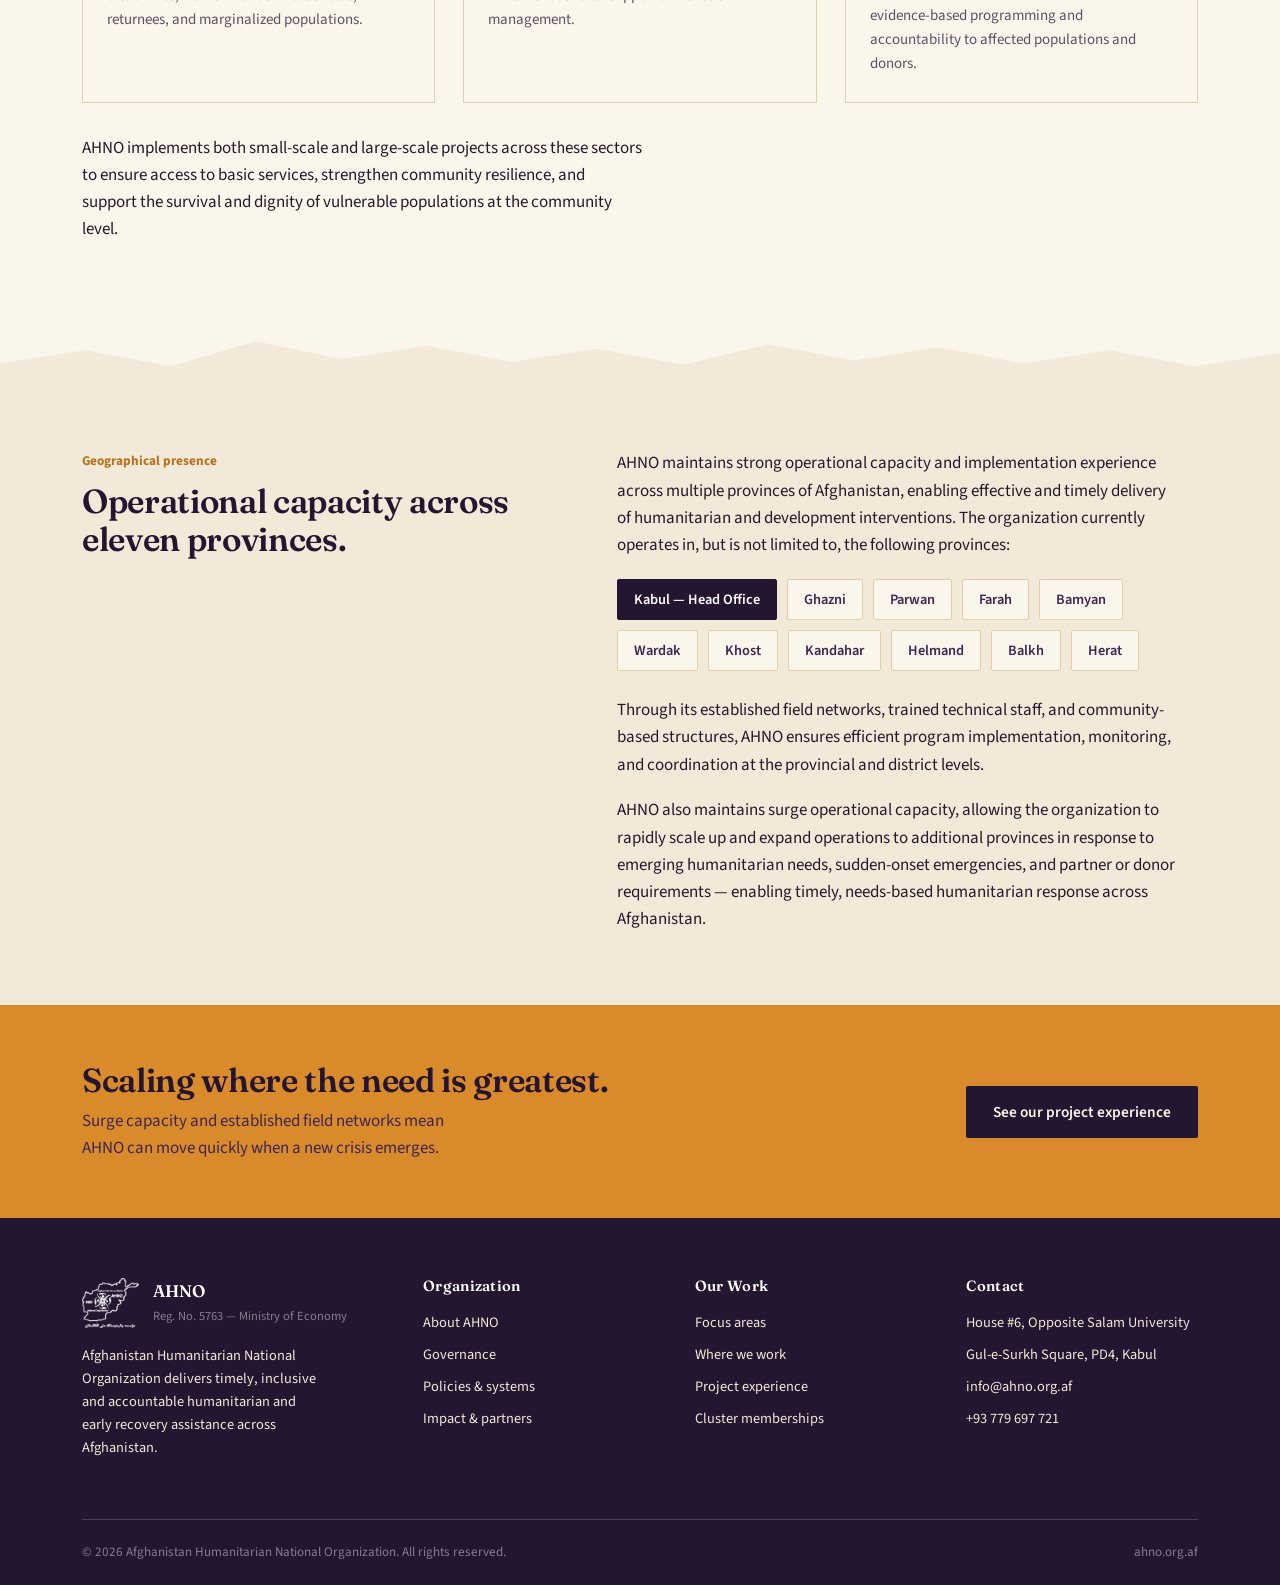
<file: programs.html>
<!DOCTYPE html>
<html lang="en">
<head>
<meta charset="UTF-8">
<meta name="viewport" content="width=device-width, initial-scale=1.0">
<title>Our Work — AHNO</title>
<meta name="description" content="AHNO's priority programmatic areas and geographical presence across Afghanistan.">
<link rel="icon" href="img/logo.png">
<link rel="stylesheet" href="css/style.css">
</head>
<body>

<div class="strip">
  <div class="wrap">
    <span class="strip-reg">Registered with the Ministry of Economy, Afghanistan — No. 5763</span>
    <a href="mailto:info@ahno.org.af">info@ahno.org.af</a>
  </div>
</div>

<header class="site">
  <div class="wrap nav-row">
    <a class="brand" href="index.html">
      <img src="img/logo.png" alt="AHNO emblem">
      <span class="brand-text">
        <span class="name">AHNO</span><br>
        <span class="tag">Afghanistan Humanitarian National Organization</span>
      </span>
    </a>
    <button class="nav-toggle" aria-label="Toggle navigation" aria-expanded="false">☰</button>
    <nav class="primary">
      <ul>
        <li><a href="index.html">Home</a></li>
        <li><a href="about.html">About</a></li>
        <li class="active"><a href="programs.html">Our Work</a></li>
        <li><a href="governance.html">Governance</a></li>
        <li><a href="impact.html">Impact &amp; Partners</a></li>
        <li><a href="contact.html">Contact</a></li>
        <li><a class="nav-cta" href="contact.html">Partner with us</a></li>
      </ul>
    </nav>
  </div>
</header>

<section class="page-head">
  <img class="page-head-emblem" src="img/logo.png" alt="">
  <div class="wrap">
    <span class="kicker">Our work</span>
    <h1>Nine sectors. One community-centered approach.</h1>
    <p>Over the next three years, AHNO will continue to focus its operations on priority humanitarian and early recovery sectors — implementing integrated, multi-sectoral interventions aligned with humanitarian principles and national and international response priorities.</p>
  </div>
</section>

<section>
  <div class="wrap">
    <div class="section-head">
      <span class="kicker">Priority programmatic areas</span>
      <h2>Where we put our effort.</h2>
    </div>
    <div class="grid cols-3">
      <div class="focus-card">
        <div class="focus-icon">01</div>
        <h3>Humanitarian Assistance</h3>
        <p>Delivery of life-saving emergency assistance, including multi-purpose cash, in-kind support, and emergency response to conflict, disasters, and displacement-affected populations.</p>
      </div>
      <div class="focus-card">
        <div class="focus-icon">02</div>
        <h3>Health Services</h3>
        <p>Support to primary health services, community health outreach, referral support, and emergency health interventions in underserved and crisis-affected areas.</p>
      </div>
      <div class="focus-card">
        <div class="focus-icon">03</div>
        <h3>Public Nutrition Services</h3>
        <p>Nutrition interventions focused on preventing and treating malnutrition among children under five, pregnant and lactating women, and other vulnerable groups.</p>
      </div>
      <div class="focus-card">
        <div class="focus-icon">04</div>
        <h3>Educational Services</h3>
        <p>Support for access to safe, inclusive, and quality education through community-based education, learning support, and education-in-emergencies programming.</p>
      </div>
      <div class="focus-card">
        <div class="focus-icon">05</div>
        <h3>Agriculture &amp; Irrigation</h3>
        <p>Strengthening agricultural productivity through inputs, irrigation rehabilitation, climate-resilient farming practices, and technical capacity building for farmers.</p>
      </div>
      <div class="focus-card">
        <div class="focus-icon">06</div>
        <h3>Food Security &amp; Livelihoods</h3>
        <p>Supporting household food access and resilience through livelihood restoration, income generation activities, market-based interventions, and vocational skills.</p>
      </div>
      <div class="focus-card">
        <div class="focus-icon">07</div>
        <h3>Social Services</h3>
        <p>Community-based social support targeting vulnerable groups, including persons with disabilities, women-headed households, returnees, and marginalized populations.</p>
      </div>
      <div class="focus-card">
        <div class="focus-icon">08</div>
        <h3>WASH &amp; Shelter</h3>
        <p>Access to safe drinking water, sanitation and hygiene promotion, plus emergency and transitional shelter support and shelter management.</p>
      </div>
      <div class="focus-card">
        <div class="focus-icon">09</div>
        <h3>Third-Party Monitoring, Research &amp; Evaluation</h3>
        <p>Independent monitoring, assessments, research studies, and evaluation services supporting evidence-based programming and accountability to affected populations and donors.</p>
      </div>
    </div>
    <p style="margin-top:32px; max-width:70ch;">AHNO implements both small-scale and large-scale projects across these sectors to ensure access to basic services, strengthen community resilience, and support the survival and dignity of vulnerable populations at the community level.</p>
  </div>
</section>

<svg class="ridge alt" viewBox="0 0 1200 60" preserveAspectRatio="none"><path d="M0,40 L80,22 L160,44 L240,10 L320,34 L400,16 L480,38 L560,20 L640,42 L720,14 L800,36 L880,18 L960,40 L1040,22 L1120,44 L1200,26 L1200,60 L0,60 Z"></path></svg>

<section class="alt" id="presence">
  <div class="wrap two-col">
    <div>
      <span class="kicker eyebrow-inline" style="display:block; margin-bottom:10px;">Geographical presence</span>
      <h2>Operational capacity across eleven provinces.</h2>
    </div>
    <div>
      <p>AHNO maintains strong operational capacity and implementation experience across multiple provinces of Afghanistan, enabling effective and timely delivery of humanitarian and development interventions. The organization currently operates in, but is not limited to, the following provinces:</p>
      <div class="chip-row" style="margin:20px 0 26px;">
        <span class="chip hq">Kabul — Head Office</span>
        <span class="chip">Ghazni</span>
        <span class="chip">Parwan</span>
        <span class="chip">Farah</span>
        <span class="chip">Bamyan</span>
        <span class="chip">Wardak</span>
        <span class="chip">Khost</span>
        <span class="chip">Kandahar</span>
        <span class="chip">Helmand</span>
        <span class="chip">Balkh</span>
        <span class="chip">Herat</span>
      </div>
      <p>Through its established field networks, trained technical staff, and community-based structures, AHNO ensures efficient program implementation, monitoring, and coordination at the provincial and district levels.</p>
      <p style="margin-bottom:0;">AHNO also maintains surge operational capacity, allowing the organization to rapidly scale up and expand operations to additional provinces in response to emerging humanitarian needs, sudden-onset emergencies, and partner or donor requirements — enabling timely, needs-based humanitarian response across Afghanistan.</p>
    </div>
  </div>
</section>

<section class="cta-banner">
  <div class="wrap">
    <div>
      <h2>Scaling where the need is greatest.</h2>
      <p>Surge capacity and established field networks mean AHNO can move quickly when a new crisis emerges.</p>
    </div>
    <a class="btn btn-dark" href="impact.html">See our project experience</a>
  </div>
</section>

<footer class="site">
  <div class="wrap">
    <div class="footer-grid">
      <div>
        <div class="footer-brand">
          <img src="img/logo.png" alt="AHNO emblem">
          <div>
            <div class="name">AHNO</div>
            <div class="reg">Reg. No. 5763 — Ministry of Economy</div>
          </div>
        </div>
        <p class="footer-desc">Afghanistan Humanitarian National Organization delivers timely, inclusive and accountable humanitarian and early recovery assistance across Afghanistan.</p>
      </div>
      <div>
        <h4>Organization</h4>
        <ul>
          <li><a href="about.html">About AHNO</a></li>
          <li><a href="governance.html">Governance</a></li>
          <li><a href="governance.html#policies">Policies &amp; systems</a></li>
          <li><a href="impact.html">Impact &amp; partners</a></li>
        </ul>
      </div>
      <div>
        <h4>Our Work</h4>
        <ul>
          <li><a href="programs.html">Focus areas</a></li>
          <li><a href="programs.html#presence">Where we work</a></li>
          <li><a href="impact.html#projects">Project experience</a></li>
          <li><a href="impact.html#clusters">Cluster memberships</a></li>
        </ul>
      </div>
      <div>
        <h4>Contact</h4>
        <ul>
          <li>House #6, Opposite Salam University</li>
          <li>Gul-e-Surkh Square, PD4, Kabul</li>
          <li><a href="mailto:info@ahno.org.af">info@ahno.org.af</a></li>
          <li><a href="tel:+93779697721">+93 779 697 721</a></li>
        </ul>
      </div>
    </div>
    <div class="footer-bottom">
      <span>© 2026 Afghanistan Humanitarian National Organization. All rights reserved.</span>
      <span>ahno.org.af</span>
    </div>
  </div>
</footer>

<script src="js/main.js"></script>
</body>
</html>
</file>
<file: css/style.css>
/* =========================================================
   AHNO — Afghanistan Humanitarian National Organization
   Design system
   ========================================================= */

@import url('https://fonts.googleapis.com/css2?family=Fraunces:opsz,wght@9..144,400;9..144,500;9..144,600;9..144,700&family=Source+Sans+3:wght@400;500;600;700&display=swap');

:root{
  /* --- palette, drawn from the AHNO emblem --- */
  --plum-950:#241530;
  --plum-900:#2E1B3B;
  --plum-800:#3E2650;
  --plum-600:#5B3566;
  --plum-400:#8A6796;

  --amber-600:#B8701C;
  --amber-500:#D98A2B;
  --amber-300:#F0B863;

  --teal-600:#1E6E66;
  --teal-500:#2E9C90;
  --teal-300:#7FC4BB;

  --paper:#FBF6EC;
  --paper-alt:#F2E9D8;
  --paper-deep:#E9DCC3;

  --ink:#251A2B;
  --ink-muted:#5E5064;
  --ink-soft:#8A7C8F;

  --line:#DFCFAE;
  --line-dark:rgba(251,246,236,0.18);

  --radius-s:2px;
  --radius-m:4px;

  --wrap:1180px;
}

*,*::before,*::after{box-sizing:border-box;}
html{scroll-behavior:smooth;}
body{
  margin:0;
  background:var(--paper);
  color:var(--ink);
  font-family:'Source Sans 3', -apple-system, BlinkMacSystemFont, sans-serif;
  font-size:17px;
  line-height:1.6;
  -webkit-font-smoothing:antialiased;
}

h1,h2,h3,h4{
  font-family:'Fraunces', Georgia, serif;
  font-weight:600;
  color:var(--plum-950);
  margin:0 0 .5em;
  line-height:1.15;
  letter-spacing:-0.01em;
}
h1{font-size:clamp(2.4rem,4.2vw,3.6rem); font-weight:600;}
h2{font-size:clamp(1.7rem,2.6vw,2.35rem);}
h3{font-size:1.28rem; font-weight:600;}
h4{font-size:1.05rem; font-weight:600; color:var(--plum-800);}

p{margin:0 0 1.1em; max-width:70ch;}
a{color:var(--teal-600); text-decoration:none;}
a:hover{color:var(--amber-600);}
ul,ol{margin:0 0 1.1em; padding-left:1.25em;}
li{margin-bottom:.45em;}
img{max-width:100%; display:block;}

:focus-visible{outline:2px solid var(--amber-500); outline-offset:3px;}

.wrap{max-width:var(--wrap); margin:0 auto; padding:0 32px;}

@media (max-width:720px){
  .wrap{padding:0 20px;}
  body{font-size:16px;}
}

/* ---------- top utility strip ---------- */
.strip{
  background:var(--plum-950);
  color:var(--paper-alt);
  font-size:.82rem;
}
.strip .wrap{
  display:flex; justify-content:space-between; align-items:center;
  padding-top:8px; padding-bottom:8px;
  flex-wrap:wrap; gap:6px 20px;
}
.strip a{color:var(--paper-alt); opacity:.85;}
.strip a:hover{opacity:1; color:var(--amber-300);}
.strip .strip-reg{opacity:.7;}

/* ---------- header / nav ---------- */
header.site{
  background:var(--paper);
  border-bottom:1px solid var(--line);
  position:sticky; top:0; z-index:40;
}
.nav-row{
  display:flex; align-items:center; justify-content:space-between;
  padding:14px 0;
  gap:24px;
}
.brand{display:flex; align-items:center; gap:14px; color:var(--ink); }
.brand img{height:56px; width:auto;}
.brand-text .name{
  font-family:'Fraunces',serif; font-weight:600; font-size:1.18rem;
  color:var(--plum-950); line-height:1.1;
}
.brand-text .tag{font-size:.74rem; letter-spacing:.03em; color:var(--ink-soft);}

nav.primary ul{
  list-style:none; margin:0; padding:0; display:flex; gap:2px; align-items:center;
}
nav.primary a{
  display:block; padding:10px 15px; color:var(--ink); font-weight:600; font-size:.95rem;
  border-bottom:2px solid transparent;
}
nav.primary a:hover{color:var(--amber-600);}
nav.primary li.active a{color:var(--plum-800); border-bottom-color:var(--amber-500);}
.nav-cta{
  background:var(--plum-950); color:var(--paper)!important; padding:10px 20px!important;
  border-radius:var(--radius-s); margin-left:6px;
}
.nav-cta:hover{background:var(--amber-600); color:var(--paper)!important;}

.nav-toggle{display:none;}

@media (max-width:940px){
  nav.primary ul{
    position:absolute; left:0; right:0; top:100%;
    background:var(--paper); flex-direction:column; align-items:stretch;
    border-bottom:1px solid var(--line);
    display:none;
  }
  nav.primary.open ul{display:flex;}
  nav.primary a{padding:14px 32px; border-bottom:1px solid var(--line);}
  .nav-cta{margin:10px 32px; text-align:center;}
  .nav-toggle{
    display:block; background:none; border:1px solid var(--line); border-radius:var(--radius-s);
    padding:8px 12px; font-size:1.1rem; color:var(--plum-950); cursor:pointer;
  }
}

/* ---------- hero ---------- */
.hero{
  background:var(--plum-950);
  color:var(--paper);
  position:relative;
  overflow:hidden;
}
.hero .wrap{
  position:relative; z-index:2;
  display:grid; grid-template-columns:1.15fr .85fr; gap:56px;
  align-items:center;
  padding-top:76px; padding-bottom:64px;
}
.hero-emblem{
  position:absolute; right:-90px; top:50%; transform:translateY(-50%);
  width:620px; opacity:.1; filter:brightness(0) invert(1);
  pointer-events:none;
}
.hero .eyebrow-line{
  display:flex; align-items:center; gap:10px; margin-bottom:18px;
  color:var(--amber-300); font-weight:600; font-size:.85rem;
}
.hero .eyebrow-line::before{content:""; width:28px; height:2px; background:var(--amber-300); display:block;}
.hero h1{color:#fff; max-width:14ch;}
.hero p.lede{color:var(--paper-alt); font-size:1.15rem; max-width:46ch;}
.hero-actions{display:flex; gap:14px; margin-top:26px; flex-wrap:wrap;}

.btn{
  display:inline-block; padding:13px 26px; font-weight:600; font-size:.96rem;
  border-radius:var(--radius-s); border:1px solid transparent; cursor:pointer;
}
.btn-primary{background:var(--amber-500); color:var(--plum-950);}
.btn-primary:hover{background:var(--amber-300); color:var(--plum-950);}
.btn-ghost{border-color:var(--line-dark); color:#fff;}
.btn-ghost:hover{border-color:var(--amber-300); color:var(--amber-300);}
.btn-dark{background:var(--plum-950); color:var(--paper);}
.btn-dark:hover{background:var(--amber-600); color:#fff;}

.hero-stats{
  display:grid; grid-template-columns:1fr 1fr; gap:1px;
  background:var(--line-dark);
  border:1px solid var(--line-dark);
}
.hero-stats div{background:var(--plum-900); padding:22px 20px;}
.hero-stats .num{
  font-family:'Fraunces',serif; font-size:2.1rem; color:var(--amber-300); font-weight:600; line-height:1;
}
.hero-stats .label{font-size:.83rem; color:var(--paper-alt); margin-top:8px; line-height:1.35;}

@media (max-width:900px){
  .hero .wrap{grid-template-columns:1fr; padding-top:48px;}
  .hero-emblem{display:none;}
}

/* ---------- page header (non-home) ---------- */
.page-head{
  background:var(--plum-950); color:var(--paper); position:relative; overflow:hidden;
}
.page-head .wrap{padding:56px 32px 48px; position:relative; z-index:2;}
.page-head .kicker{color:var(--amber-300); font-weight:600; font-size:.85rem; letter-spacing:.02em; margin-bottom:10px;}
.page-head h1{color:#fff; max-width:20ch; margin-bottom:14px;}
.page-head p{color:var(--paper-alt); max-width:60ch; font-size:1.08rem; margin-bottom:0;}
.page-head-emblem{
  position:absolute; right:-60px; top:-40px; width:340px; opacity:.08;
  filter:brightness(0) invert(1);
}

/* ---------- sections ---------- */
section{padding:72px 0;}
section.alt{background:var(--paper-alt);}
section.dark{background:var(--plum-950); color:var(--paper);}
section.dark h2, section.dark h3, section.dark h4{color:#fff;}
section.dark p{color:var(--paper-alt);}
section.dark .value-card{background:var(--paper);}
section.dark .value-card h3{color:var(--plum-950);}
section.dark .value-card p{color:var(--ink-muted);}
section.tight{padding:48px 0;}

.section-head{max-width:62ch; margin-bottom:44px;}
.section-head .kicker{
  color:var(--amber-600); font-weight:700; font-size:.83rem; margin-bottom:10px; display:block;
}
section.dark .section-head .kicker{color:var(--amber-300);}
.section-head h2{margin-bottom:.35em;}
.section-head p{color:var(--ink-muted); font-size:1.05rem;}

hr.rule{border:none; border-top:1px solid var(--line); margin:56px 0;}

/* ---------- intro / two column ---------- */
.two-col{display:grid; grid-template-columns:.9fr 1.1fr; gap:60px; align-items:start;}
@media (max-width:860px){.two-col{grid-template-columns:1fr;}}

.lead-quote{
  font-family:'Fraunces',serif; font-size:1.5rem; font-weight:500; color:var(--plum-800);
  line-height:1.4; border-left:3px solid var(--amber-500); padding-left:24px; margin:0;
}

/* ---------- cards ---------- */
.grid{display:grid; gap:28px;}
.grid.cols-3{grid-template-columns:repeat(3,1fr);}
.grid.cols-2{grid-template-columns:repeat(2,1fr);}
.grid.cols-4{grid-template-columns:repeat(4,1fr);}
@media (max-width:900px){
  .grid.cols-3, .grid.cols-4{grid-template-columns:repeat(2,1fr);}
}
@media (max-width:600px){
  .grid.cols-3, .grid.cols-4, .grid.cols-2{grid-template-columns:1fr;}
}

.value-card{
  background:var(--paper); border:1px solid var(--line); padding:28px 26px;
  border-top:3px solid var(--teal-500);
}
.value-card:nth-child(3n+2){border-top-color:var(--amber-500);}
.value-card:nth-child(3n+3){border-top-color:var(--plum-600);}
.value-card h3{font-size:1.12rem; margin-bottom:.4em;}
.value-card p{margin-bottom:0; font-size:.97rem; color:var(--ink-muted);}

.focus-card{
  background:var(--paper); border:1px solid var(--line); padding:26px 24px;
  display:flex; flex-direction:column; gap:10px;
}
.focus-card h3{font-size:1.08rem;}
.focus-card p{font-size:.94rem; color:var(--ink-muted); margin-bottom:0;}
.focus-icon{
  width:38px; height:38px; border-radius:50%; display:flex; align-items:center; justify-content:center;
  background:var(--paper-alt); color:var(--teal-600); font-family:'Fraunces',serif; font-weight:600;
}

/* ---------- issue list (numbered, genuinely sequential) ---------- */
.issue{
  display:grid; grid-template-columns:64px 1fr; gap:22px; padding:30px 0; border-top:1px solid var(--line);
}
.issue:last-child{border-bottom:1px solid var(--line);}
.issue .num{
  font-family:'Fraunces',serif; font-size:2rem; color:var(--amber-500); font-weight:600; line-height:1;
}
.issue h3{margin-bottom:.4em;}
.issue p{color:var(--ink-muted); margin-bottom:.6em; font-size:.98rem;}
.issue p:last-child{margin-bottom:0;}

/* ---------- stat band ---------- */
.stat-band{
  display:grid; grid-template-columns:repeat(3,1fr); border:1px solid var(--line);
}
.stat-band div{padding:30px 26px; border-left:1px solid var(--line);}
.stat-band div:first-child{border-left:none;}
.stat-band .num{font-family:'Fraunces',serif; font-size:2.3rem; color:var(--plum-800); font-weight:600;}
.stat-band .label{font-size:.9rem; color:var(--ink-muted); margin-top:6px;}
@media (max-width:700px){
  .stat-band{grid-template-columns:1fr;}
  .stat-band div{border-left:none; border-top:1px solid var(--line);}
  .stat-band div:first-child{border-top:none;}
}

/* ---------- timeline / mountain divider ---------- */
.ridge{display:block; width:100%; height:44px;}
.ridge path{fill:var(--paper);}
.ridge.alt path{fill:var(--paper-alt);}
.ridge.dark-to-paper path{fill:var(--paper);}
.ridge.paper-to-dark path{fill:var(--plum-950);}

/* ---------- province chips ---------- */
.chip-row{display:flex; flex-wrap:wrap; gap:10px;}
.chip{
  border:1px solid var(--line); padding:8px 16px; font-size:.9rem; font-weight:600;
  color:var(--plum-800); background:var(--paper); border-radius:2px;
}
.chip.hq{background:var(--plum-950); color:#fff; border-color:var(--plum-950);}

/* ---------- org chart ---------- */
.org-tier{display:flex; justify-content:center; gap:14px; flex-wrap:wrap; margin-bottom:0; position:relative;}
.org-box{
  background:var(--paper); border:1px solid var(--plum-600); color:var(--plum-950);
  padding:11px 16px; font-size:.86rem; font-weight:600; text-align:center; border-radius:2px;
  min-width:120px;
}
.org-box.top{background:var(--plum-950); color:#fff; border-color:var(--plum-950); min-width:200px;}
.org-box.second{background:var(--teal-600); color:#fff; border-color:var(--teal-600);}
.org-box.third{background:var(--amber-500); color:var(--plum-950); border-color:var(--amber-500);}
.org-connector{width:1px; height:26px; background:var(--line-dark); margin:0 auto; background:var(--ink-soft);}
.org-branches{
  display:grid; grid-template-columns:repeat(6,1fr); gap:14px; margin-top:22px;
}
@media (max-width:980px){.org-branches{grid-template-columns:repeat(3,1fr);}}
@media (max-width:600px){.org-branches{grid-template-columns:repeat(2,1fr);}}
.org-branch{border-top:2px solid var(--plum-600); padding-top:14px;}
.org-branch h4{font-size:.88rem; margin-bottom:8px; color:var(--plum-800);}
.org-branch ul{list-style:none; padding:0; margin:0; font-size:.83rem; color:var(--ink-muted);}
.org-branch li{margin-bottom:5px; padding-left:0;}

/* ---------- team table ---------- */
.table-wrap{overflow-x:auto; border:1px solid var(--line);}
table{width:100%; border-collapse:collapse; font-size:.93rem; background:var(--paper);}
thead th{
  text-align:left; background:var(--plum-950); color:#fff; padding:13px 16px; font-weight:600;
  font-size:.82rem; letter-spacing:.02em;
}
tbody td{padding:12px 16px; border-top:1px solid var(--line);}
tbody tr:nth-child(even){background:var(--paper-alt);}
tbody tr:hover{background:#F0E3C9;}
td.num-cell{color:var(--ink-soft); width:40px;}

/* ---------- policy list ---------- */
.policy-list{display:grid; grid-template-columns:1fr 1fr; gap:2px; background:var(--line); border:1px solid var(--line);}
.policy-item{background:var(--paper); padding:22px 24px;}
.policy-item h4{margin-bottom:6px; font-size:1rem;}
.policy-item p{font-size:.92rem; color:var(--ink-muted); margin-bottom:0;}
@media (max-width:760px){.policy-list{grid-template-columns:1fr;}}

/* ---------- AAP / GPI mechanism grid ---------- */
.mech{border-left:3px solid var(--teal-500); padding-left:20px;}
.mech h4{margin-bottom:6px;}
.mech p{font-size:.94rem; color:var(--ink-muted); margin-bottom:0;}

/* ---------- partner / cluster badges ---------- */
.badge-grid{display:flex; flex-wrap:wrap; gap:12px;}
.badge{
  border:1px solid var(--line); background:var(--paper); padding:10px 18px; font-weight:600;
  font-size:.9rem; color:var(--plum-800);
}

/* ---------- value proposition strengths ---------- */
.strength{
  display:grid; grid-template-columns:auto 1fr; gap:18px; padding:22px 0; border-top:1px solid var(--line);
  align-items:start;
}
.strength:last-child{border-bottom:1px solid var(--line);}
.strength .mark{
  width:34px; height:34px; border-radius:50%; background:var(--amber-500); flex-shrink:0;
  display:flex; align-items:center; justify-content:center; color:var(--plum-950); font-weight:700;
  font-family:'Fraunces',serif;
}
.strength h4{margin-bottom:5px;}
.strength p{font-size:.95rem; color:var(--ink-muted); margin-bottom:0;}

/* ---------- CTA banner ---------- */
.cta-banner{
  background:var(--amber-500); color:var(--plum-950); padding:56px 0; text-align:left;
}
.cta-banner .wrap{display:flex; justify-content:space-between; align-items:center; gap:30px; flex-wrap:wrap;}
.cta-banner h2{color:var(--plum-950); margin-bottom:.25em;}
.cta-banner p{margin-bottom:0; color:var(--plum-800); max-width:50ch;}

/* ---------- footer ---------- */
footer.site{background:var(--plum-950); color:var(--paper-alt); padding-top:60px;}
.footer-grid{
  display:grid; grid-template-columns:1.3fr 1fr 1fr 1fr; gap:40px; padding-bottom:44px;
  border-bottom:1px solid var(--line-dark);
}
.footer-grid h4{color:#fff; font-size:.92rem; margin-bottom:16px; letter-spacing:.02em;}
.footer-grid ul{list-style:none; padding:0; margin:0; font-size:.9rem;}
.footer-grid li{margin-bottom:9px;}
.footer-grid a{color:var(--paper-alt);}
.footer-grid a:hover{color:var(--amber-300);}
.footer-brand{display:flex; gap:14px; align-items:flex-start; margin-bottom:16px;}
.footer-brand img{height:50px; filter:brightness(0) invert(1); opacity:.92;}
.footer-brand .name{font-family:'Fraunces',serif; color:#fff; font-weight:600; font-size:1.05rem;}
.footer-brand .reg{font-size:.78rem; color:var(--ink-soft); margin-top:2px;}
.footer-desc{font-size:.9rem; color:var(--paper-alt); max-width:34ch;}
.footer-bottom{
  display:flex; justify-content:space-between; padding:22px 0; font-size:.82rem; color:var(--ink-soft);
  flex-wrap:wrap; gap:10px;
}
@media (max-width:900px){
  .footer-grid{grid-template-columns:1fr 1fr; row-gap:32px;}
}
@media (max-width:560px){
  .footer-grid{grid-template-columns:1fr;}
}

/* ---------- misc ---------- */
.eyebrow-inline{color:var(--amber-600); font-weight:700; font-size:.83rem;}
.center{text-align:center;}
.mt-0{margin-top:0;}
.small{font-size:.9rem; color:var(--ink-muted);}
</file>
